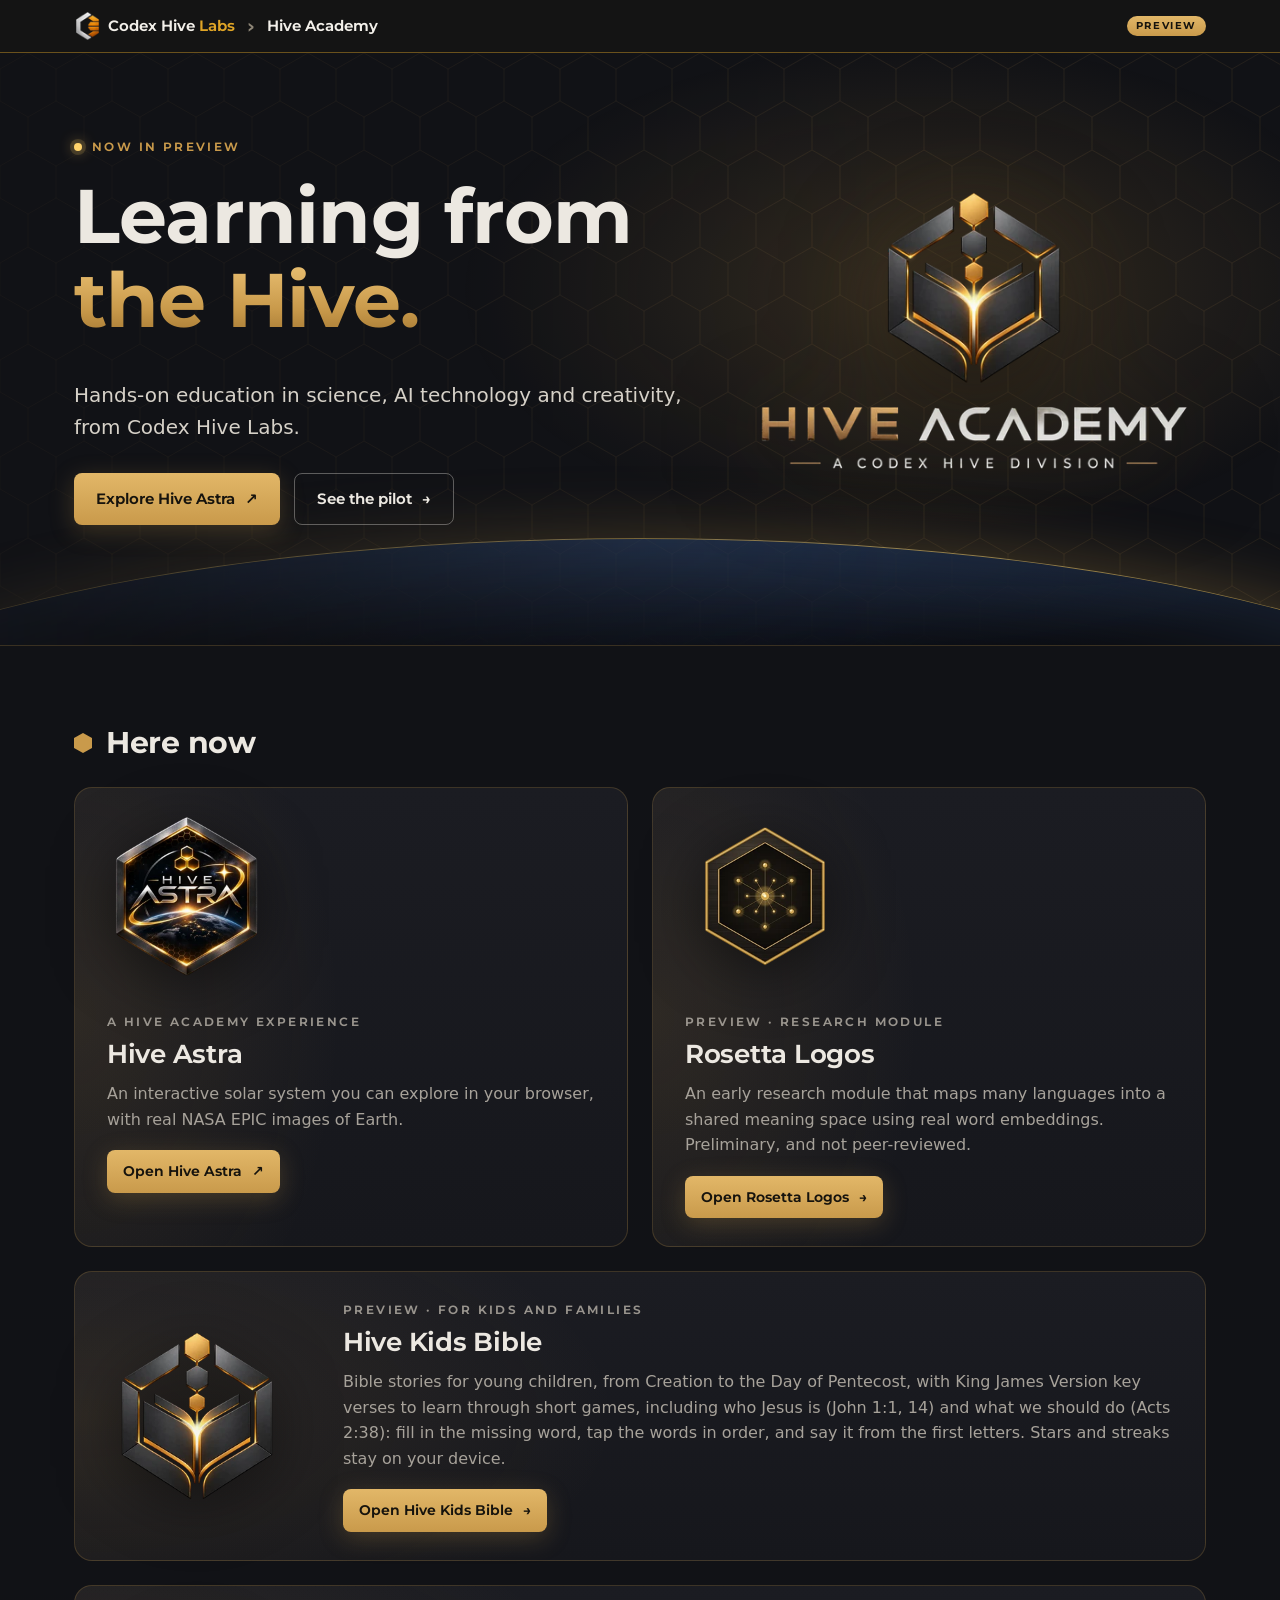
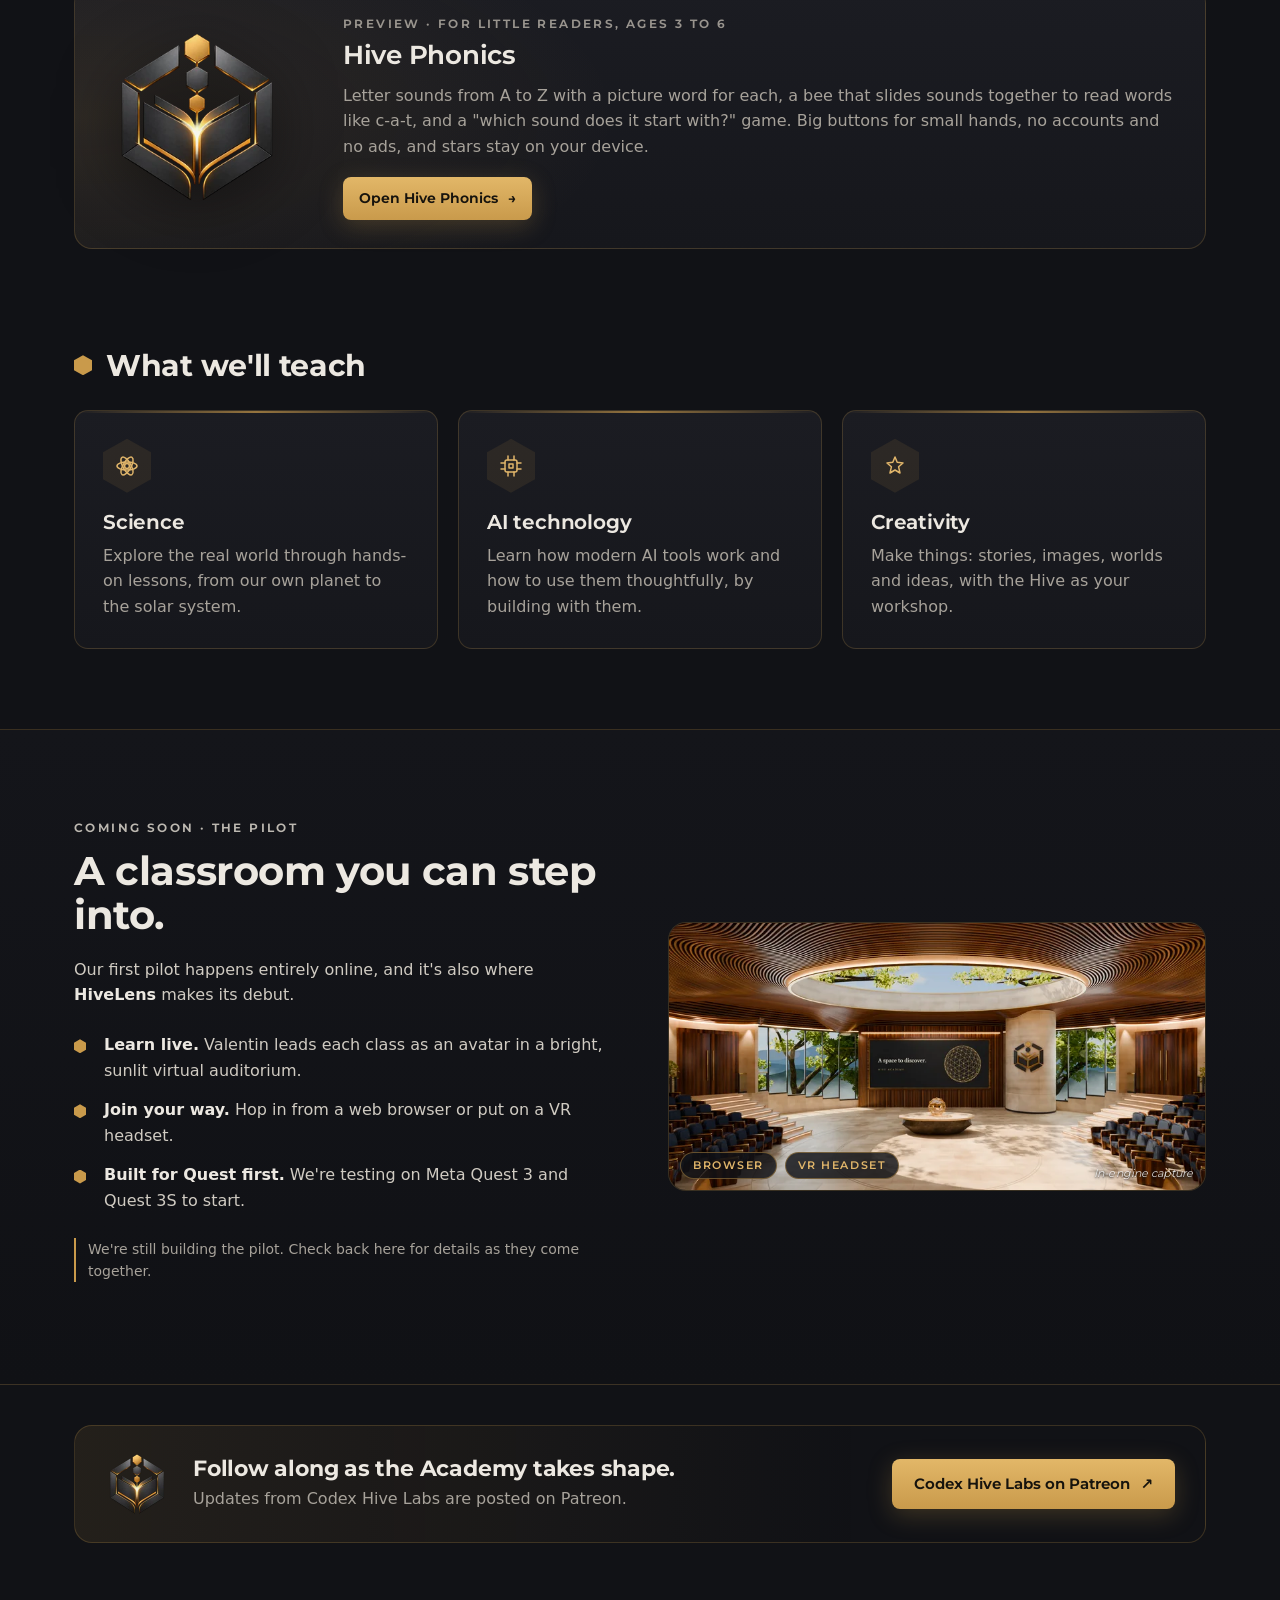
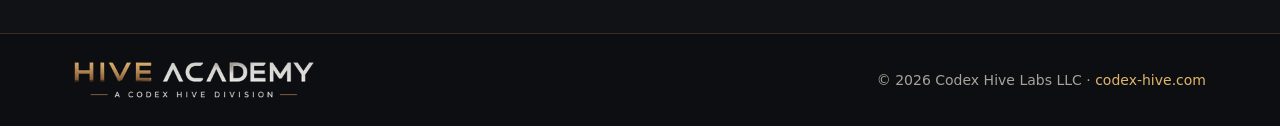
<file: index.html>
<!doctype html>
<html lang="en">
<head>
<meta charset="utf-8">
<meta name="viewport" content="width=device-width, initial-scale=1, viewport-fit=cover">
<meta name="robots" content="noindex, nofollow">
<meta name="googlebot" content="noindex, nofollow">
<title>Hive Academy · A Codex Hive Division</title>
<meta name="description" content="Hive Academy: learning from the Hive. Hands-on education in science, AI technology and creativity. Now in preview from Codex Hive Labs.">
<meta name="theme-color" content="#111216">
<link rel="icon" href="/favicon.ico" sizes="any">
<link rel="icon" type="image/png" sizes="32x32" href="/assets/brand/favicon-32.png">
<link rel="apple-touch-icon" href="/assets/brand/apple-touch-icon.png">
<meta property="og:type" content="website">
<meta property="og:title" content="Hive Academy · A Codex Hive Division">
<meta property="og:description" content="Learning from the Hive: hands-on education in science, AI technology and creativity. Now in preview.">
<meta property="og:image" content="https://academy.codex-hive.com/assets/brand/og-image.jpg">
<meta property="og:image:width" content="1200">
<meta property="og:image:height" content="630">
<meta name="twitter:card" content="summary_large_image">
<link rel="preload" href="/assets/fonts/montserrat-var.woff2" as="font" type="font/woff2" crossorigin>
<link rel="stylesheet" href="/styles.css">
<script async src="https://www.googletagmanager.com/gtag/js?id=G-DW4D6JPPB4"></script>
<script>window.dataLayer=window.dataLayer||[];function gtag(){dataLayer.push(arguments);}gtag('js',new Date());gtag('config','G-DW4D6JPPB4');</script>
</head>
<body>
<!-- chl-bc -->
<nav class="bc" aria-label="Breadcrumb">
  <div class="bc__in">
    <ol class="bc__list" id="bc">
      <li class="bc__item bc__item--home"><a href="https://codex-hive.com" aria-label="Codex Hive Labs, codex-hive.com"><picture><source type="image/webp" srcset="/chl-assets/codex-hive-mark-1x.webp 1x, /chl-assets/codex-hive-mark-2x.webp 2x, /chl-assets/codex-hive-mark-3x.webp 3x"><img src="/chl-assets/codex-hive-mark-1x.png" srcset="/chl-assets/codex-hive-mark-1x.png 1x, /chl-assets/codex-hive-mark-2x.png 2x, /chl-assets/codex-hive-mark-3x.png 3x" width="26" height="32" alt="" decoding="async"></picture><span class="bc__t">Codex Hive <span class="bc__labs">Labs</span></span></a></li>
      <li class="bc__item bc__item--academy"><a href="/" aria-label="Hive Academy" aria-current="page"><span class="bc__t">Hive Academy</span><span class="bc__dots" aria-hidden="true">…</span></a></li>
    </ol>
    <span class="bc__badge">Preview</span>
  </div>
</nav>
<!-- /chl-bc -->


<main>
  <section class="hero" aria-labelledby="hero-title">
    <div class="hero__bg" aria-hidden="true"></div>
    <div class="wrap hero__inner">
      <div class="hero__copy">
        <p class="eyebrow"><span class="dot" aria-hidden="true"></span>Now in preview</p>
        <h1 id="hero-title">Learning from <span class="gold">the Hive.</span></h1>
        <p class="lede">Hands-on education in science, AI technology and creativity, from Codex Hive Labs.</p>
        <div class="cta">
          <a class="btn btn--gold" href="https://astra.codex-hive.com" target="_blank" rel="noopener">Explore Hive Astra <span aria-hidden="true">↗</span></a>
          <a class="btn btn--ghost" href="#pilot">See the pilot <span aria-hidden="true">→</span></a>
        </div>
      </div>
      <div class="hero__mark">
        <picture>
          <source type="image/webp" srcset="/assets/brand/academy-lockup-dark-480.webp 480w, /assets/brand/academy-lockup-dark-960.webp 960w" sizes="(max-width: 700px) 78vw, 440px">
          <img src="/assets/brand/academy-lockup-dark-960.png" width="960" height="633" alt="Hive Academy, a Codex Hive division" fetchpriority="high">
        </picture>
      </div>
    </div>
  </section>

  <section class="experience wrap" aria-labelledby="exp-title">
    <h2 id="exp-title" class="section-title"><span class="hex" aria-hidden="true"></span>Here now</h2>
    <div class="experience-grid">
    <a class="astra" href="https://astra.codex-hive.com" target="_blank" rel="noopener">
      <img class="astra__emblem" src="/assets/img/hive-astra-emblem-240.webp" srcset="/assets/img/hive-astra-emblem-240.webp 1x, /assets/img/hive-astra-emblem-480.webp 2x" width="240" height="240" alt="Hive Astra emblem" loading="eager">
      <div class="astra__body">
        <p class="eyebrow eyebrow--muted">A Hive Academy experience</p>
        <h3>Hive Astra</h3>
        <p>An interactive solar system you can explore in your browser, with real NASA EPIC images of Earth.</p>
        <span class="btn btn--gold btn--sm">Open Hive Astra <span aria-hidden="true">↗</span></span>
      </div>
    </a>
    <a class="astra" href="/modules/rosetta-logos/">
      <img class="astra__emblem" src="/assets/img/rosetta-logos-emblem-240.webp" srcset="/assets/img/rosetta-logos-emblem-240.webp 1x, /assets/img/rosetta-logos-emblem-480.webp 2x" width="240" height="240" alt="Rosetta Logos emblem" loading="eager">
      <div class="astra__body">
        <p class="eyebrow eyebrow--muted">Preview · Research module</p>
        <h3>Rosetta Logos</h3>
        <p>An early research module that maps many languages into a shared meaning space using real word embeddings. Preliminary, and not peer-reviewed.</p>
        <span class="btn btn--gold btn--sm">Open Rosetta Logos <span aria-hidden="true">→</span></span>
      </div>
    </a>
    <a class="astra astra--wide" href="/modules/scripture-memory/">
      <img class="astra__emblem" src="/assets/brand/academy-icon-256.webp" srcset="/assets/brand/academy-icon-256.webp 1x, /assets/brand/academy-icon-512.webp 2x" width="256" height="256" alt="Hive Academy emblem" loading="eager">
      <div class="astra__body">
        <p class="eyebrow eyebrow--muted">Preview · For kids and families</p>
        <h3>Hive Kids Bible</h3>
        <p>Bible stories for young children, from Creation to the Day of Pentecost, with King James Version key verses to learn through short games, including who Jesus is (John 1:1, 14) and what we should do (Acts 2:38): fill in the missing word, tap the words in order, and say it from the first letters. Stars and streaks stay on your device.</p>
        <span class="btn btn--gold btn--sm">Open Hive Kids Bible <span aria-hidden="true">→</span></span>
      </div>
    </a>
    <a class="astra astra--wide" href="/modules/phonics/">
      <img class="astra__emblem" src="/assets/brand/academy-icon-256.webp" srcset="/assets/brand/academy-icon-256.webp 1x, /assets/brand/academy-icon-512.webp 2x" width="256" height="256" alt="Hive Academy emblem" loading="lazy">
      <div class="astra__body">
        <p class="eyebrow eyebrow--muted">Preview · For little readers, ages 3 to 6</p>
        <h3>Hive Phonics</h3>
        <p>Letter sounds from A to Z with a picture word for each, a bee that slides sounds together to read words like <span style="white-space:nowrap">c-a-t</span>, and a "which sound does it start with?" game. Big buttons for small hands, no accounts and no ads, and stars stay on your device.</p>
        <span class="btn btn--gold btn--sm">Open Hive Phonics <span aria-hidden="true">→</span></span>
      </div>
    </a>
    </div>
  </section>

  <section class="pillars wrap" aria-labelledby="pillars-title">
    <h2 id="pillars-title" class="section-title"><span class="hex" aria-hidden="true"></span>What we'll teach</h2>
    <div class="grid3">
      <article class="card">
        <div class="card__icon" aria-hidden="true"><svg viewBox="0 0 24 24"><circle cx="12" cy="12" r="2.4"/><ellipse cx="12" cy="12" rx="10" ry="4"/><ellipse cx="12" cy="12" rx="10" ry="4" transform="rotate(60 12 12)"/><ellipse cx="12" cy="12" rx="10" ry="4" transform="rotate(120 12 12)"/></svg></div>
        <h3>Science</h3>
        <p>Explore the real world through hands-on lessons, from our own planet to the solar system.</p>
      </article>
      <article class="card">
        <div class="card__icon" aria-hidden="true"><svg viewBox="0 0 24 24"><rect x="6" y="6" width="12" height="12" rx="2"/><path d="M9 2v4M15 2v4M9 18v4M15 18v4M2 9h4M2 15h4M18 9h4M18 15h4"/><path d="M10 10h4v4h-4z"/></svg></div>
        <h3>AI technology</h3>
        <p>Learn how modern AI tools work and how to use them thoughtfully, by building with them.</p>
      </article>
      <article class="card">
        <div class="card__icon" aria-hidden="true"><svg viewBox="0 0 24 24"><path d="M12 3l2.2 5.3L20 9l-4.4 3.8L17 19l-5-3-5 3 1.4-6.2L4 9l5.8-.7z"/></svg></div>
        <h3>Creativity</h3>
        <p>Make things: stories, images, worlds and ideas, with the Hive as your workshop.</p>
      </article>
    </div>
  </section>

  <section id="pilot" class="pilot" aria-labelledby="pilot-title">
    <div class="wrap pilot__inner">
      <div class="pilot__copy">
        <p class="eyebrow eyebrow--muted">Coming soon · The pilot</p>
        <h2 id="pilot-title">A classroom you can step into.</h2>
        <p>Our first pilot happens entirely online, and it's also where <strong>HiveLens</strong> makes its debut.</p>
        <ul class="ticks">
          <li><strong>Learn live.</strong> Valentin leads each class as an avatar in a bright, sunlit virtual auditorium.</li>
          <li><strong>Join your way.</strong> Hop in from a web browser or put on a VR headset.</li>
          <li><strong>Built for Quest first.</strong> We're testing on Meta Quest 3 and Quest 3S to start.</li>
        </ul>
        <p class="note">We're still building the pilot. Check back here for details as they come together.</p>
      </div>
      <div class="pilot__visual">
        <figure class="stage">
          <picture>
            <source type="image/webp" srcset="/assets/img/academy-hall-800.webp 800w, /assets/img/academy-hall-1200.webp 1200w, /assets/img/academy-hall-1600.webp 1600w" sizes="(max-width: 900px) calc(100vw - 48px), 538px">
            <img src="/assets/img/academy-hall-1600.jpg" width="1600" height="800" alt="The Hive Academy virtual auditorium: a ring of wood slats curves toward a circular skylight, a wide screen reads &quot;A space to discover. Hive Academy,&quot; and the Academy emblem stands on a stone pillar beside a gold icosahedron on a low round stage." loading="lazy" decoding="async">
          </picture>
          <figcaption class="stage__capture">In-engine capture</figcaption>
        </figure>
        <div class="stage__devices"><span>Browser</span><span>VR headset</span></div>
      </div>
    </div>
  </section>

  <section class="follow wrap" aria-labelledby="follow-title">
    <div class="follow__box">
      <img src="/assets/brand/academy-icon-128.webp" width="64" height="64" alt="" aria-hidden="true">
      <div>
        <h2 id="follow-title">Follow along as the Academy takes shape.</h2>
        <p>Updates from Codex Hive Labs are posted on Patreon.</p>
      </div>
      <a class="btn btn--gold" href="https://www.patreon.com/c/Codex_Hive_Labs" target="_blank" rel="noopener noreferrer">Codex Hive Labs on Patreon <span aria-hidden="true">↗</span></a>
    </div>
  </section>
</main>

<footer class="foot">
  <div class="wrap foot__inner">
    <div class="foot__brand">
      <img src="/assets/brand/academy-wordmark-dark-360.webp" width="240" height="35" alt="Hive Academy, a Codex Hive division" loading="eager">
    </div>
    <p>© 2026 Codex Hive Labs LLC · <a href="https://codex-hive.com">codex-hive.com</a></p>
  </div>
</footer>
</body>
</html>
</file>
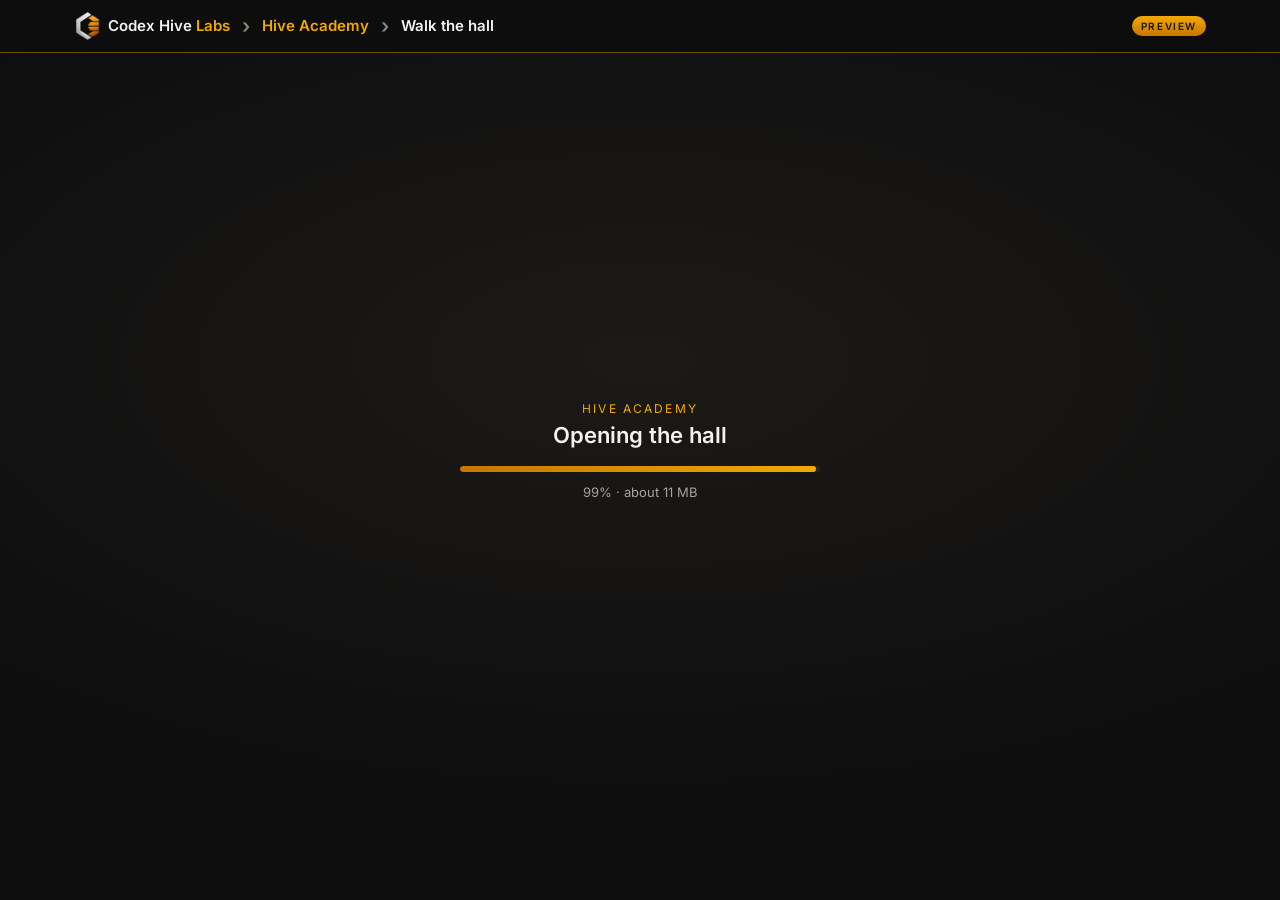
<file: walkthrough/index.html>
<!doctype html>
<html lang="en">
<head>
<meta charset="utf-8">
<meta name="viewport" content="width=device-width, initial-scale=1, viewport-fit=cover">
<meta name="robots" content="noindex, nofollow">
<meta name="googlebot" content="noindex, nofollow">
<meta name="referrer" content="no-referrer">
<title>Walk the hall · Hive Academy</title>
<meta name="description" content="Walk through the Hive Academy hall in your browser or a VR headset. Preview.">
<meta name="theme-color" content="#0e0e0f">
<link rel="icon" href="/favicon.ico" sizes="any">
<link rel="preload" href="vendor/fonts/inter-latin-600-normal.woff2" as="font" type="font/woff2" crossorigin>
<link rel="stylesheet" href="app.css?v=20261128b">
</head>
<body>
<!-- chl-bc -->
<nav class="bc" aria-label="Breadcrumb">
  <div class="bc__in">
    <ol class="bc__list">
      <li class="bc__item bc__item--home"><a href="https://codex-hive.com" aria-label="Codex Hive Labs, codex-hive.com"><picture><source type="image/webp" srcset="/chl-assets/codex-hive-mark-1x.webp 1x, /chl-assets/codex-hive-mark-2x.webp 2x, /chl-assets/codex-hive-mark-3x.webp 3x"><img src="/chl-assets/codex-hive-mark-1x.png" srcset="/chl-assets/codex-hive-mark-1x.png 1x, /chl-assets/codex-hive-mark-2x.png 2x, /chl-assets/codex-hive-mark-3x.png 3x" width="26" height="32" alt="" decoding="async"></picture><span class="bc__t">Codex Hive <span class="bc__labs">Labs</span></span></a></li>
      <li class="bc__item bc__item--academy"><a href="/" aria-label="Hive Academy"><span class="bc__t">Hive Academy</span></a></li>
      <li class="bc__item bc__item--module"><span class="cur" aria-current="page">Walk the hall</span></li>
    </ol>
    <span class="bc__badge">Preview</span>
  </div>
</nav>
<!-- /chl-bc -->

<main class="stage">
  <canvas id="scene" aria-label="Hive Academy hall, interactive 3D view"></canvas>

  <div id="loading" class="loading" role="progressbar" aria-label="Loading the hall" aria-valuemin="0" aria-valuemax="100" aria-valuenow="0">
    <div class="loading__card">
      <p class="loading__eyebrow">Hive Academy</p>
      <h1 class="loading__title">Opening the hall</h1>
      <div class="loading__track"><div id="load-bar" class="loading__bar"></div></div>
      <p class="loading__meta"><span id="load-pct">0%</span> <span id="load-msg">· about 11 MB</span></p>
    </div>
  </div>

  <div class="hud">
    <p class="hint hint--desk">Click to look around · <kbd>W</kbd><kbd>A</kbd><kbd>S</kbd><kbd>D</kbd> to walk · <kbd>Shift</kbd> to hurry · <kbd>Esc</kbd> to let go</p>
    <p class="hint hint--touch">Drag to look · use the stick to walk</p>
    <button id="vr" class="vr" type="button" hidden>Enter VR</button>
  </div>
  <div id="joy" class="joy" aria-hidden="true"><div id="joy-knob" class="joy__knob"></div></div>
  <p class="disclaimer"><em>In-engine preview</em></p>
</main>

<script>window.HA_VERSION='20261128b';window.HA_SIZES={"hall.glb": 8665380, "trees.glb": 1328648, "sky.hdr": 3413118, "interior.hdr": 1658588};</script>
<script type="module" src="app.js?v=20261128b"></script>
</body>
</html>
</file>
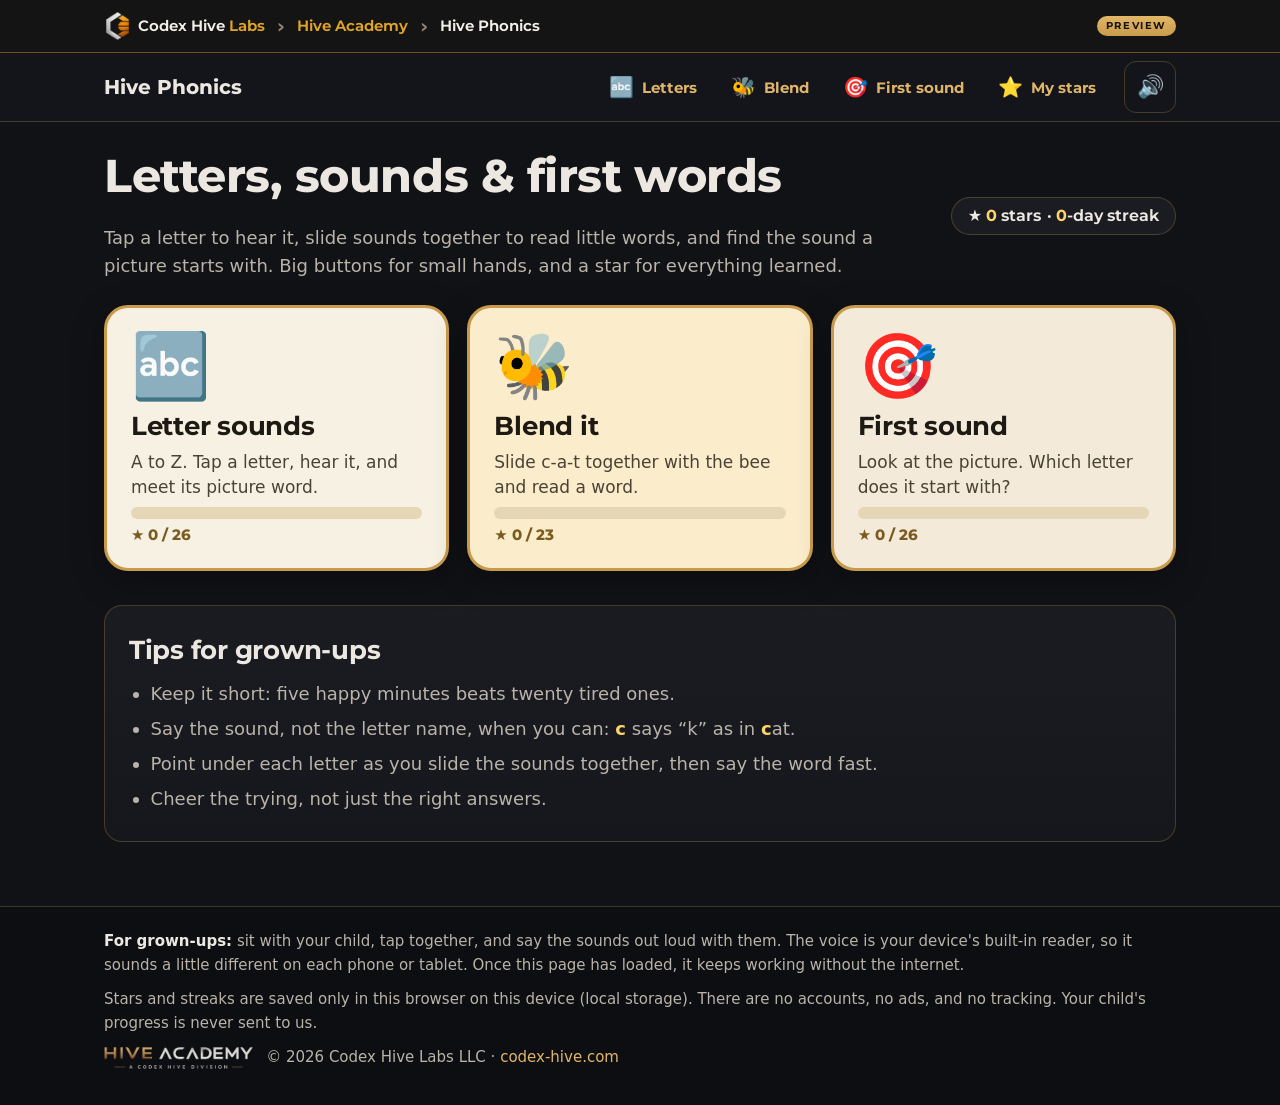
<file: modules/phonics/index.html>
<!doctype html>
<html lang="en">
<head>
<meta charset="utf-8">
<meta name="viewport" content="width=device-width, initial-scale=1, viewport-fit=cover">
<meta name="robots" content="noindex, nofollow">
<meta name="googlebot" content="noindex, nofollow">
<title>Hive Phonics · Hive Academy</title>
<meta name="description" content="Hive Phonics, a Hive Academy preview: letter sounds, blending and a first-sound game for little readers ages 3 to 6, with big buttons for small hands.">
<meta name="theme-color" content="#111216">
<link rel="icon" href="/favicon.ico" sizes="any">
<link rel="icon" type="image/png" sizes="32x32" href="/assets/brand/favicon-32.png">
<link rel="apple-touch-icon" href="/assets/brand/apple-touch-icon.png">
<link rel="preload" href="/assets/fonts/montserrat-var.woff2" as="font" type="font/woff2" crossorigin>
<link rel="stylesheet" href="app.css">
</head>
<body>
<a class="skip" href="#app">Skip to the games</a>
<!-- Breadcrumb header (same pattern as Hive Kids Bible). The first crumb (official logo) links back to codex-hive.com. -->
<nav class="bc" aria-label="Breadcrumb">
  <div class="bc__in">
    <ol class="bc__list" id="bc">
      <li class="bc__item bc__item--home"><a href="https://codex-hive.com" aria-label="Codex Hive Labs, codex-hive.com"><picture><source type="image/webp" srcset="/chl-assets/codex-hive-mark-1x.webp 1x, /chl-assets/codex-hive-mark-2x.webp 2x, /chl-assets/codex-hive-mark-3x.webp 3x"><img src="/chl-assets/codex-hive-mark-1x.png" srcset="/chl-assets/codex-hive-mark-1x.png 1x, /chl-assets/codex-hive-mark-2x.png 2x, /chl-assets/codex-hive-mark-3x.png 3x" width="26" height="32" alt="" decoding="async"></picture><span class="bc__t">Codex Hive <span class="bc__labs">Labs</span></span></a></li>
      <li class="bc__item bc__item--academy"><a href="/" aria-label="Hive Academy"><span class="bc__t">Hive Academy</span><span class="bc__dots" aria-hidden="true">…</span></a></li>
      <li class="bc__item bc__item--module"><a href="#/" aria-current="page">Hive Phonics</a></li>
    </ol>
    <span class="badge bc__badge">Preview</span>
  </div>
</nav>

<header class="top">
  <div class="wrap top__in">
    <a class="top__home" href="#/" aria-label="Hive Phonics: home"><span class="top__name">Hive Phonics</span></a>
    <nav class="tabs" aria-label="Hive Phonics">
      <a href="#/letters" data-tab="letters" aria-label="Letters"><span class="em" aria-hidden="true">🔤</span><span class="lbl">Letters</span></a>
      <a href="#/blend" data-tab="blend" aria-label="Blend"><span class="em" aria-hidden="true">🐝</span><span class="lbl">Blend</span></a>
      <a href="#/game" data-tab="game" aria-label="First sound game"><span class="em" aria-hidden="true">🎯</span><span class="lbl">First sound</span></a>
      <a href="#/stars" data-tab="stars" aria-label="My stars"><span class="em" aria-hidden="true">⭐</span><span class="lbl">My stars</span></a>
    </nav>
    <button type="button" class="snd" id="snd" aria-pressed="true" aria-label="Sound on"><span aria-hidden="true">🔊</span></button>
  </div>
</header>

<main id="app" class="wrap" tabindex="-1">
  <noscript><p class="note">Hive Phonics needs JavaScript to run the letter cards and games.</p></noscript>
  <p class="loading">Loading…</p>
</main>
<div id="say" class="sr-only" aria-live="polite"></div>

<footer class="foot">
  <div class="wrap foot__in">
    <p><strong>For grown-ups:</strong> sit with your child, tap together, and say the sounds out loud with them. The voice is your device's built-in reader, so it sounds a little different on each phone or tablet. Once this page has loaded, it keeps working without the internet.</p>
    <p>Stars and streaks are saved only in this browser on this device (local storage). There are no accounts, no ads, and no tracking. Your child's progress is never sent to us.</p>
    <p><img src="/assets/brand/academy-wordmark-dark-360.webp" width="180" height="26" alt="Hive Academy"> © 2026 Codex Hive Labs LLC · <a href="https://codex-hive.com">codex-hive.com</a></p>
  </div>
</footer>
<script src="app.js" defer></script>
</body>
</html>
</file>
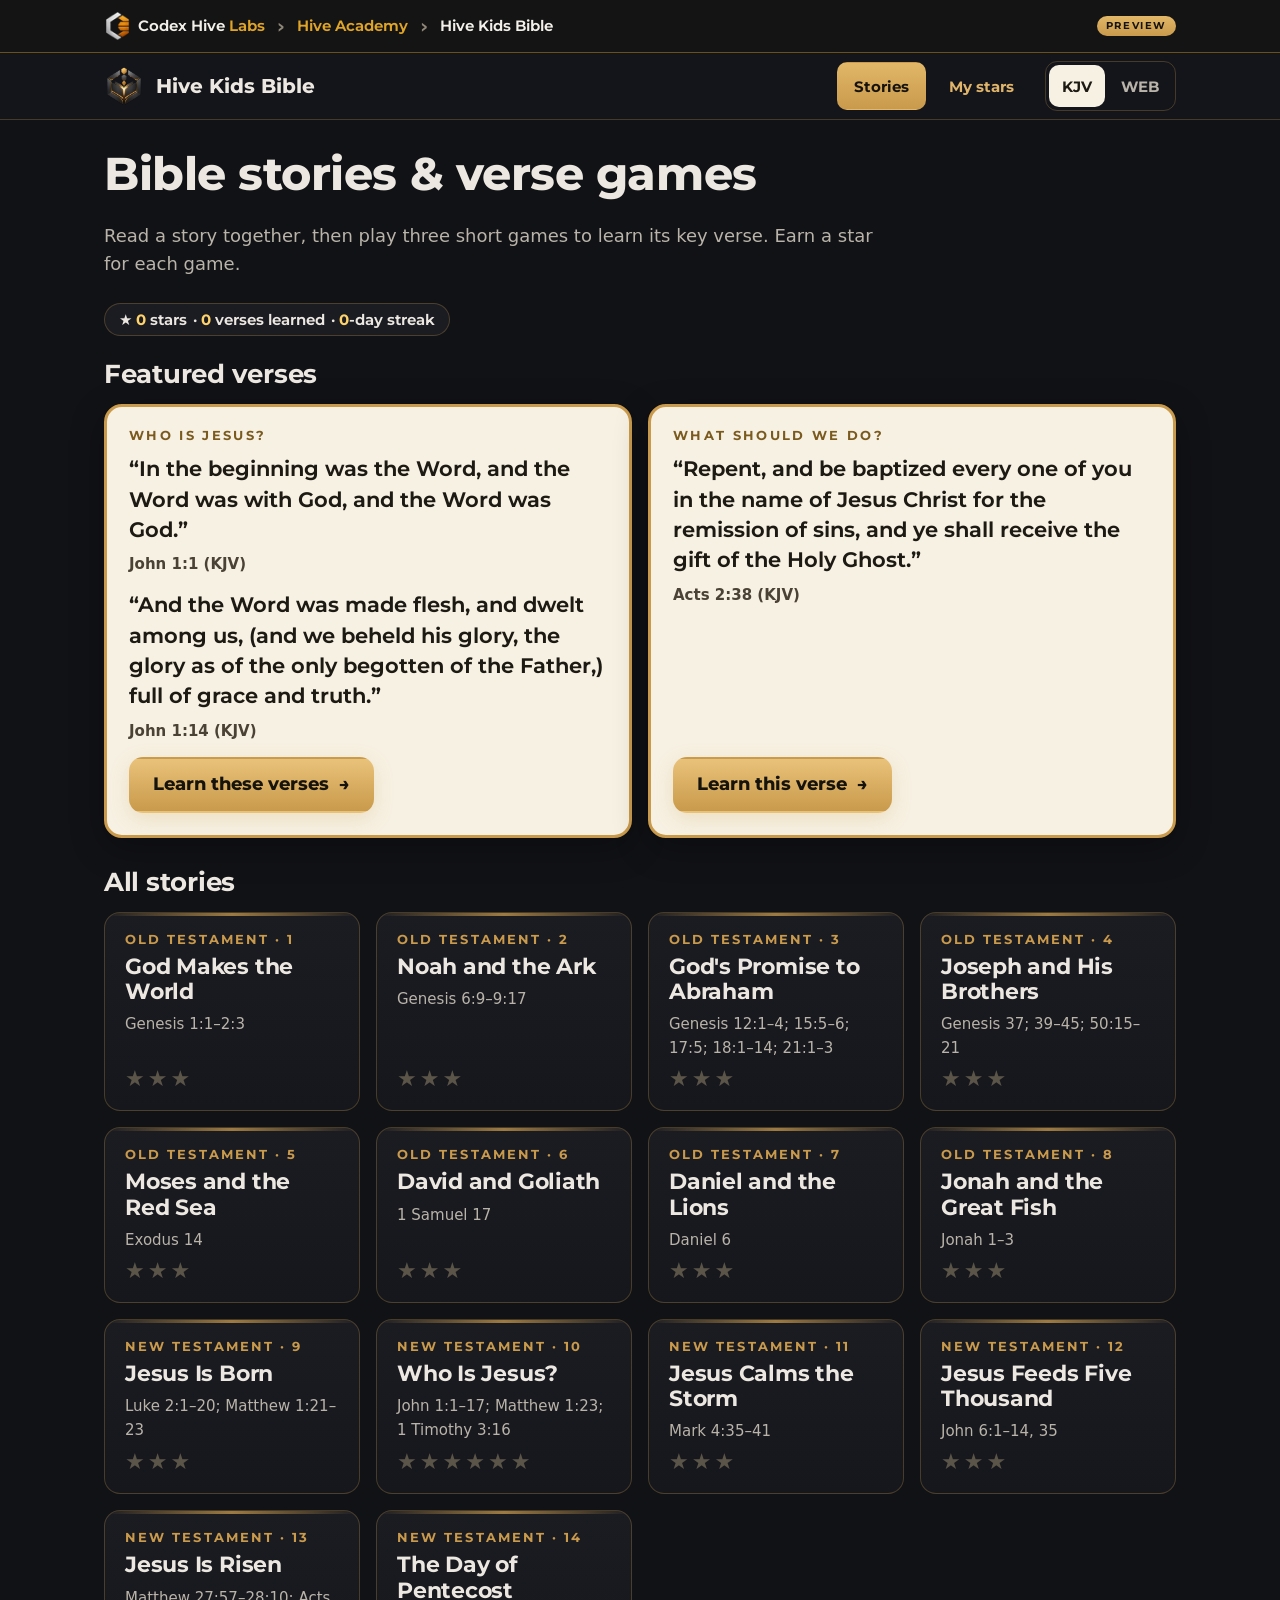
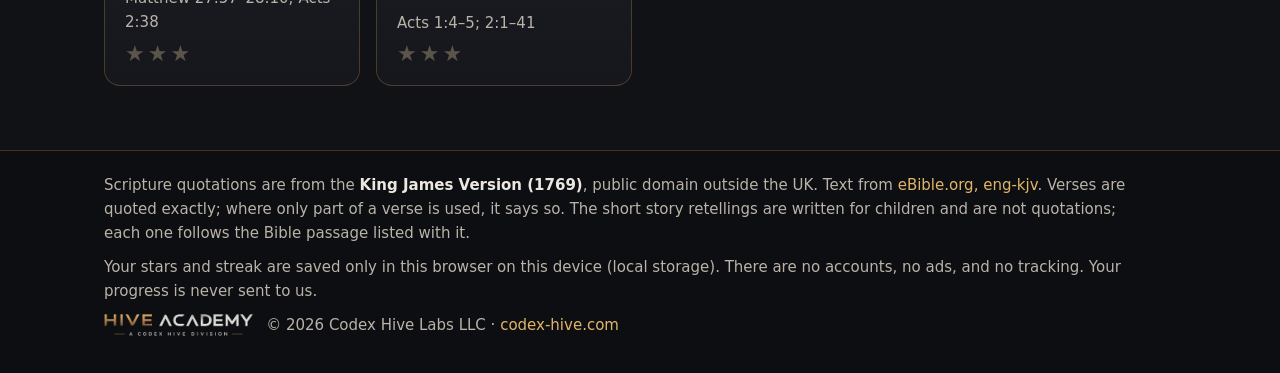
<file: modules/scripture-memory/index.html>
<!doctype html>
<html lang="en">
<head>
<meta charset="utf-8">
<meta name="viewport" content="width=device-width, initial-scale=1, viewport-fit=cover">
<meta name="robots" content="noindex, nofollow">
<meta name="googlebot" content="noindex, nofollow">
<title>Hive Kids Bible · Hive Academy</title>
<meta name="description" content="Hive Kids Bible, a Hive Academy preview: Bible story cards and verse games for young children and the grown-ups reading with them.">
<meta name="theme-color" content="#111216">
<link rel="icon" href="/favicon.ico" sizes="any">
<link rel="icon" type="image/png" sizes="32x32" href="/assets/brand/favicon-32.png">
<link rel="apple-touch-icon" href="/assets/brand/apple-touch-icon.png">
<link rel="preload" href="/assets/fonts/montserrat-var.woff2" as="font" type="font/woff2" crossorigin>
<link rel="preload" href="data/stories.json" as="fetch" crossorigin>
<link rel="stylesheet" href="app.css">
</head>
<body>
<a class="skip" href="#app">Skip to the stories</a>
<!-- Breadcrumb header: replaces the shared Codex Hive Labs nav and the Academy banner on this module. The first crumb (official logo) links back to codex-hive.com. -->
<nav class="bc" aria-label="Breadcrumb">
  <div class="bc__in">
    <ol class="bc__list" id="bc">
      <li class="bc__item bc__item--home"><a href="https://codex-hive.com" aria-label="Codex Hive Labs, codex-hive.com"><picture><source type="image/webp" srcset="/chl-assets/codex-hive-mark-1x.webp 1x, /chl-assets/codex-hive-mark-2x.webp 2x, /chl-assets/codex-hive-mark-3x.webp 3x"><img src="/chl-assets/codex-hive-mark-1x.png" srcset="/chl-assets/codex-hive-mark-1x.png 1x, /chl-assets/codex-hive-mark-2x.png 2x, /chl-assets/codex-hive-mark-3x.png 3x" width="26" height="32" alt="" decoding="async"></picture><span class="bc__t">Codex Hive <span class="bc__labs">Labs</span></span></a></li>
      <li class="bc__item bc__item--academy"><a href="/" aria-label="Hive Academy"><span class="bc__t">Hive Academy</span><span class="bc__dots" aria-hidden="true">…</span></a></li>
      <li class="bc__item bc__item--module"><a href="#/" aria-current="page">Hive Kids Bible</a></li>
    </ol>
    <span class="badge bc__badge">Preview</span>
  </div>
</nav>

<header class="top">
  <div class="wrap top__in">
    <a class="top__home" href="#/" aria-label="Hive Kids Bible: all stories">
      <img src="/assets/brand/academy-icon-128.webp" srcset="/assets/brand/academy-icon-128.webp 1x, /assets/brand/academy-icon-256.webp 2x" width="40" height="40" alt="">
      <span class="top__name">Hive Kids Bible</span>
    </a>
    <nav class="tabs" aria-label="Hive Kids Bible">
      <a href="#/" data-tab="stories">Stories</a>
      <a href="#/progress" data-tab="progress">My stars</a>
    </nav>
    <div class="tr" role="group" aria-label="Bible translation">
      <button type="button" data-tr="KJV" aria-pressed="true" title="King James Version">KJV</button>
      <button type="button" data-tr="WEB" aria-pressed="false" title="World English Bible">WEB</button>
    </div>
  </div>
</header>

<main id="app" class="wrap" tabindex="-1" aria-live="polite">
  <noscript><p class="note">Hive Kids Bible needs JavaScript to run the story cards and verse games.</p></noscript>
  <p class="loading">Loading stories…</p>
</main>
<div id="say" class="sr-only" aria-live="assertive"></div>

<footer class="foot">
  <div class="wrap foot__in">
    <p id="trnote">Scripture quotations are from the <strong>King James Version (1769)</strong>, public domain outside the UK.</p>
    <p>Your stars and streak are saved only in this browser on this device (local storage). There are no accounts, no ads, and no tracking. Your progress is never sent to us.</p>
    <p><img src="/assets/brand/academy-wordmark-dark-360.webp" width="180" height="26" alt="Hive Academy"> © 2026 Codex Hive Labs LLC · <a href="https://codex-hive.com">codex-hive.com</a></p>
  </div>
</footer>
<script src="app.js" defer></script>
</body>
</html>
</file>
<file: styles.css>
@font-face{font-family:"Montserrat";src:url(/assets/fonts/montserrat-var.woff2) format("woff2");font-weight:100 900;font-display:swap}
:root{
  --bg:#111216;--bg2:#16171c;--panel:#1b1c22;--line:rgba(201,154,75,.22);
  --gold:#c99a4b;--gold2:#e0b56a;--goldhi:#ffd36b;--text:#ece8e1;--muted:#a7a29a;
  --head:"Montserrat",system-ui,-apple-system,"Segoe UI",Roboto,Arial,sans-serif;
  --body:system-ui,-apple-system,"Segoe UI",Roboto,Helvetica,Arial,sans-serif;
}
*{box-sizing:border-box}
html{scroll-behavior:smooth;-webkit-text-size-adjust:100%}
body{margin:0;background:var(--bg);color:var(--text);font:16px/1.6 var(--body);-webkit-font-smoothing:antialiased}
img{max-width:100%;height:auto;display:block}
a{color:var(--gold2)}
.wrap{max-width:1180px;margin:0 auto;padding:0 24px}
.gold{color:var(--gold);background:linear-gradient(180deg,#f0c77a,#c99a4b 60%,#9b6f2c);-webkit-background-clip:text;background-clip:text;-webkit-text-fill-color:transparent}
h1,h2,h3{font-family:var(--head);line-height:1.1;margin:0 0 .5em;letter-spacing:-.01em}
h1{font-size:clamp(40px,6.2vw,76px);font-weight:700}
h2{font-size:clamp(26px,3.4vw,40px);font-weight:700}
h3{font-size:20px;font-weight:650}
.eyebrow{font-family:var(--head);font-size:12px;font-weight:650;letter-spacing:.2em;text-transform:uppercase;color:var(--gold);margin:0 0 18px;display:flex;align-items:center;gap:10px}
.eyebrow--muted{color:var(--gold);opacity:.9;margin-bottom:12px}
.dot{width:8px;height:8px;border-radius:50%;background:var(--goldhi);box-shadow:0 0 0 4px rgba(255,211,107,.15),0 0 14px var(--gold);animation:pulse 2.4s ease-in-out infinite}
@keyframes pulse{50%{box-shadow:0 0 0 7px rgba(255,211,107,.05),0 0 20px var(--gold)}}
.btn{display:inline-flex;align-items:center;gap:10px;font-family:var(--head);font-weight:650;font-size:15px;text-decoration:none;padding:13px 22px;border-radius:8px;transition:.2s}
.btn--gold{background:linear-gradient(180deg,#e2b768,#c99a4b);color:#16130d;box-shadow:0 6px 24px rgba(201,154,75,.25)}
.btn--gold:hover{filter:brightness(1.08);transform:translateY(-1px)}
.btn--ghost{border:1px solid rgba(236,232,225,.35);color:var(--text)}
.btn--ghost:hover{border-color:var(--gold);color:var(--goldhi)}
.btn--sm{padding:10px 16px;font-size:14px}
:focus-visible{outline:2px solid var(--goldhi);outline-offset:3px}


/* preview banner */
.preview-banner{
  border-bottom:1px solid var(--line);
  background:linear-gradient(90deg,rgba(201,154,75,.16),rgba(201,154,75,.05) 60%,transparent);
}
.preview-banner__inner{display:flex;align-items:center;gap:14px;padding-top:12px;padding-bottom:12px}
.preview-banner__badge{
  font-family:var(--head);font-size:11px;font-weight:700;letter-spacing:.16em;text-transform:uppercase;
  background:linear-gradient(180deg,#e2b768,#c99a4b);color:#16130d;
  padding:4px 10px;border-radius:999px;flex:none
}
.preview-banner p{margin:0;color:#d6d1c8;font-size:15px}

/* hero */
.hero{position:relative;overflow:hidden;border-bottom:1px solid var(--line)}
.hero__bg{position:absolute;inset:0;pointer-events:none;
  background:
   radial-gradient(60% 70% at 72% 40%,rgba(201,154,75,.20),transparent 60%),
   radial-gradient(120% 60% at 50% 125%,rgba(58,90,140,.35),transparent 60%),
   url("data:image/svg+xml,%3Csvg xmlns='http://www.w3.org/2000/svg' width='56' height='97' viewBox='0 0 56 97'%3E%3Cpath d='M28 0l28 16v32L28 64 0 48V16zM28 64v33M0 48l-28 16M56 48l28 16' fill='none' stroke='%23c99a4b' stroke-opacity='.10'/%3E%3C/svg%3E");
  background-size:auto,auto,56px 97px;
  -webkit-mask-image:linear-gradient(90deg,rgba(0,0,0,.35),#000 70%);mask-image:linear-gradient(90deg,rgba(0,0,0,.35),#000 70%)}
.hero__bg::after{content:"";position:absolute;left:-20%;right:-20%;bottom:-62%;height:80%;border-radius:50%;
  border-top:1px solid rgba(255,211,107,.55);box-shadow:0 -10px 60px rgba(201,154,75,.25),inset 0 30px 80px rgba(58,90,140,.25);
  background:radial-gradient(60% 40% at 50% 0%,rgba(40,60,95,.55),#0b0c10 70%)}
.hero__inner{position:relative;display:grid;grid-template-columns:1.15fr .85fr;gap:40px;align-items:center;padding-top:84px;padding-bottom:120px}
.lede{font-size:clamp(17px,1.6vw,20px);color:#d6d1c8;max-width:34em;margin:0 0 30px}
.cta{display:flex;flex-wrap:wrap;gap:14px}
.hero__mark{justify-self:center;width:min(440px,100%);filter:drop-shadow(0 20px 50px rgba(0,0,0,.6)) drop-shadow(0 0 40px rgba(201,154,75,.18))}

/* sections */
section{scroll-margin-top:64px}
.section-title{display:flex;align-items:center;gap:14px;font-size:clamp(22px,2.6vw,30px);margin-bottom:28px}
.hex{width:18px;height:20px;flex:none;background:var(--gold);clip-path:polygon(50% 0,100% 25%,100% 75%,50% 100%,0 75%,0 25%)}
.pillars{padding-top:80px;padding-bottom:80px}
.grid3{display:grid;grid-template-columns:repeat(3,1fr);gap:20px}
.card{background:linear-gradient(180deg,var(--panel),var(--bg2));border:1px solid var(--line);border-radius:14px;padding:28px;position:relative;overflow:hidden}
.card::before{content:"";position:absolute;inset:0 0 auto;height:2px;background:linear-gradient(90deg,transparent,var(--gold),transparent);opacity:.7}
.card p{color:var(--muted);margin:0}
.card__icon{width:48px;height:54px;display:grid;place-items:center;margin-bottom:18px;background:rgba(201,154,75,.10);clip-path:polygon(50% 0,100% 25%,100% 75%,50% 100%,0 75%,0 25%)}
.card__icon svg{width:24px;height:24px;fill:none;stroke:var(--gold2);stroke-width:1.5;stroke-linejoin:round;stroke-linecap:round}

.pilot{background:linear-gradient(180deg,#14151a,#101115);border-top:1px solid var(--line);border-bottom:1px solid var(--line)}
.pilot__inner{display:grid;grid-template-columns:1fr 1fr;gap:56px;align-items:center;padding-top:88px;padding-bottom:88px}
.pilot__copy p{color:#d0cbc2}
.ticks{list-style:none;padding:0;margin:24px 0}
.ticks li{position:relative;padding-left:30px;margin:0 0 14px;color:#d0cbc2}
.ticks li::before{content:"";position:absolute;left:0;top:.45em;width:12px;height:14px;background:var(--gold);clip-path:polygon(50% 0,100% 25%,100% 75%,50% 100%,0 75%,0 25%)}
.ticks strong,.pilot__copy strong{color:var(--text)}
.note{font-size:14px;color:var(--muted)!important;border-left:2px solid var(--gold);padding-left:12px}
.pilot__visual{position:relative;min-width:0}
.stage{position:relative;margin:0;aspect-ratio:2/1;border-radius:18px;overflow:hidden;border:1px solid var(--line);background:#111216}
.stage picture{display:block;width:100%;height:100%}
.stage img{width:100%;height:100%;max-width:none;object-fit:cover;object-position:center}
.stage__capture{
  position:absolute;right:12px;bottom:10px;margin:0;z-index:1;
  font-family:Inter,var(--head),system-ui,-apple-system,sans-serif;
  font-size:11px;font-weight:400;font-style:italic;letter-spacing:.01em;line-height:1.2;
  text-transform:none;color:rgba(255,255,255,.82);
  background:none;border:0;padding:0;
  text-shadow:0 1px 2px rgba(17,18,22,.85),0 0 10px rgba(17,18,22,.55);
  pointer-events:none;white-space:nowrap
}
.stage__devices{position:absolute;left:12px;bottom:12px;display:flex;flex-wrap:wrap;gap:8px;z-index:1;margin:0}
.stage__devices span{font:600 11px/1 var(--head);letter-spacing:.14em;text-transform:uppercase;color:var(--gold2);border:1px solid rgba(201,154,75,.45);border-radius:999px;padding:7px 12px;background:rgba(17,18,22,.82)}

.experience{padding-top:80px;padding-bottom:40px}
.astra{display:grid;grid-template-columns:200px 1fr;gap:36px;align-items:center;text-decoration:none;color:inherit;
  border:1px solid var(--line);border-radius:18px;padding:28px 32px;background:
  radial-gradient(80% 140% at 0% 50%,rgba(201,154,75,.12),transparent 60%),linear-gradient(180deg,var(--panel),var(--bg2));transition:.25s}
.astra:hover{border-color:rgba(201,154,75,.6);transform:translateY(-2px);box-shadow:0 18px 50px rgba(0,0,0,.4)}
.astra__emblem{width:200px;filter:drop-shadow(0 10px 30px rgba(0,0,0,.5))}
.astra h3{font-size:30px}
.astra p{color:var(--muted);margin:0 0 18px}
.astra .eyebrow{margin-bottom:8px}

.follow{padding-top:40px;padding-bottom:90px}
.follow__box{display:flex;align-items:center;gap:24px;border:1px solid var(--line);border-radius:18px;padding:26px 30px;background:linear-gradient(90deg,rgba(201,154,75,.10),transparent 70%)}
.follow__box img{width:64px;flex:none}
.follow__box h2{font-size:22px;margin:0 0 4px}
.follow__box p{margin:0;color:var(--muted)}
.follow__box .btn{margin-left:auto;flex:none}

.foot{border-top:1px solid var(--line);background:#0d0e11}
.foot__inner{display:flex;align-items:center;justify-content:space-between;gap:20px;padding-top:28px;padding-bottom:calc(28px + env(safe-area-inset-bottom,0px))}
.foot__brand img{width:240px}
.foot p{margin:0;color:var(--muted);font-size:14px}
.foot a{color:var(--gold2);text-decoration:none}

/* two featured experiences side by side */
.experience-grid{display:grid;grid-template-columns:1fr 1fr;gap:24px;align-items:stretch}
.experience-grid .astra{height:100%;grid-template-columns:1fr;justify-items:start;align-content:start}
.experience-grid .astra__emblem{width:160px}
.experience-grid .astra h3{font-size:26px}
.experience-grid .astra--wide{grid-column:1/-1;grid-template-columns:200px 1fr;align-items:center}
.experience-grid .astra--wide .astra__emblem{width:180px}
@media (max-width:900px){.experience-grid .astra--wide{grid-template-columns:1fr}.experience-grid .astra--wide .astra__emblem{width:150px}}

/* modules */
.modules{padding-top:40px;padding-bottom:40px}
.experience{padding-bottom:20px}
.module h3{font-size:26px}
.module__mark{width:200px;display:grid;place-items:center}
.module__mark svg{width:150px;height:150px;fill:none;stroke:var(--gold2);stroke-width:1.6;stroke-linecap:round;filter:drop-shadow(0 0 18px rgba(201,154,75,.25))}
.module__mark circle{fill:var(--gold);stroke:none}
.module__mark path:first-child{stroke:rgba(201,154,75,.55);fill:rgba(201,154,75,.06)}
@media (max-width:900px){.module__mark{width:auto;justify-items:start}.module__mark svg{width:110px;height:110px}}

@media (max-width:900px){
  .experience-grid{grid-template-columns:1fr}
  .preview-banner__inner{align-items:flex-start}
  .hero__inner{grid-template-columns:1fr;padding-top:48px;padding-bottom:100px;text-align:left}
  .hero__mark{order:-1;width:min(330px,78vw);justify-self:center}
  .grid3{grid-template-columns:1fr}
  .pilot__inner{grid-template-columns:1fr;gap:36px;padding-top:64px;padding-bottom:64px}
  .astra{grid-template-columns:1fr;justify-items:start;padding:24px}
  .astra__emblem{width:150px}
  .follow__box{flex-direction:column;align-items:flex-start}
  .follow__box .btn{margin-left:0}
  .foot__inner{flex-direction:column;align-items:flex-start}
}
@media (max-width:480px){
  .stage__devices{position:static;margin-top:12px;left:auto;bottom:auto}
  .stage__capture{right:10px;bottom:8px;font-size:10px}
  .preview-banner p{font-size:14px}
  .wrap{padding-left:18px;padding-right:18px}
  .pillars{padding-top:56px;padding-bottom:56px}
  .card{padding:22px}
  .btn{width:100%;justify-content:center}
  .astra .btn{width:auto}
  .foot__brand img{width:200px}
}
@media (prefers-reduced-motion:reduce){*{animation:none!important;transition:none!important;scroll-behavior:auto!important}}

/* Drive-style breadcrumb (replaces the stacked Labs nav) */
:root{--chl-nav-h:calc(52px + env(safe-area-inset-top,0px))}
.bc,.bc *{box-sizing:border-box}
.bc__badge{display:inline-block;font:700 10px/1 "Montserrat",system-ui,-apple-system,"Segoe UI",Roboto,Arial,sans-serif;letter-spacing:.16em;text-transform:uppercase;background:linear-gradient(180deg,#e2b768,#c99a4b);color:#16130d;padding:5px 9px;border-radius:999px;flex:none}
.bc{position:sticky;top:0;z-index:40;background:#141414;border-bottom:1px solid rgba(224,165,38,.42);padding-top:env(safe-area-inset-top,0px);color:#e9e6df;-webkit-text-size-adjust:100%;overflow:hidden}
.bc__in{max-width:1180px;margin:0 auto;padding:0 24px;height:52px;display:flex;align-items:center;gap:12px;min-width:0}
.bc__list{display:flex;align-items:center;min-width:0;flex:1;list-style:none;margin:0;padding:0;font:650 15px/1.2 "Montserrat",system-ui,-apple-system,"Segoe UI",Roboto,Arial,sans-serif;white-space:nowrap}
.bc__item{display:flex;align-items:center;min-width:0;flex:none}
.bc__item+.bc__item::before{content:"›";content:"›"/"";color:#8f8778;font-size:20px;line-height:1;margin:0 10px;flex:none}
.bc__item a,.bc__item span.cur{display:inline-flex;align-items:center;gap:9px;min-height:44px;color:#e0a526;text-decoration:none;border-radius:6px;padding:0 2px}
.bc__item a:hover{color:#ffd36b;text-decoration:underline;text-underline-offset:4px}
.bc__item [aria-current="page"],.bc__item span.cur{color:#f3f0ea}
.bc__item a[aria-current="page"]:hover{color:#fff}
.bc__item a:focus-visible{outline:2px solid #e0a526;outline-offset:2px}
.bc__item--home a{color:#f3f0ea}
.bc__item--home img{height:28px;width:auto;display:block;max-width:none}
.bc__labs{color:#e0a526}
.bc__dots{display:none}
.bc__item--module,.bc__item--extra{flex:0 1 auto}
.bc__item--module a,.bc__item--extra a,.bc__item--extra span.cur{display:block;min-width:0;overflow:hidden;text-overflow:ellipsis;white-space:nowrap;line-height:44px}
.bc__item--extra:last-child{flex-shrink:1;min-width:3em}
.bc__item--module{flex-shrink:3;min-width:2.5em}
@media (max-width:560px){
  .bc__in{padding:0 12px;gap:8px}
  .bc__list{font-size:14px}
  .bc__item+.bc__item::before{margin:0 6px}
  .bc__item--home .bc__t{display:none}
  .bc--deep .bc__item--academy .bc__t{display:none}
  .bc--deep .bc__item--academy .bc__dots{display:inline;padding:0 6px;font-size:18px}
  .bc--deep .bc__badge{display:none}
  .bc__badge{font-size:9px;padding:4px 7px;letter-spacing:.12em}
  .bc__item--module{flex-shrink:0}
  .bc__item--academy{flex:0 1 auto;min-width:2.2em}
  .bc__item--academy a{min-width:0;overflow:hidden}
  .bc__item--academy .bc__t{overflow:hidden;text-overflow:ellipsis;white-space:nowrap}
  .bc--deep .bc__item--module{flex-shrink:0}
  .bc--deeper .bc__item--module{display:none}
}
</file>
<file: walkthrough/app.css>
@font-face{font-family:"Inter";font-style:normal;font-weight:400;font-display:swap;src:url(vendor/fonts/inter-latin-400-normal.woff2) format("woff2")}
@font-face{font-family:"Inter";font-style:normal;font-weight:600;font-display:swap;src:url(vendor/fonts/inter-latin-600-normal.woff2) format("woff2")}
:root{--carbon:#0e0e0f;--carbon-2:#17171a;--honey:#F2A900;--amber:#C87600;--ink:#f4f2ee;--muted:#a7a29a;--bc-h:52px}
*{box-sizing:border-box}
html,body{margin:0;height:100%;background:var(--carbon);color:var(--ink);font-family:Inter,system-ui,-apple-system,"Segoe UI",Roboto,Arial,sans-serif;-webkit-font-smoothing:antialiased;overflow:hidden;overscroll-behavior:none}
/* breadcrumb (shared Codex Hive pattern, Inter here) */
.bc{position:fixed;top:0;left:0;right:0;z-index:40;background:rgba(14,14,15,.92);backdrop-filter:blur(8px);border-bottom:1px solid rgba(242,169,0,.42);padding-top:env(safe-area-inset-top,0px)}
.bc__in{max-width:1180px;margin:0 auto;padding:0 24px;height:var(--bc-h);display:flex;align-items:center;gap:12px;min-width:0}
.bc__list{display:flex;align-items:center;min-width:0;flex:1;list-style:none;margin:0;padding:0;font:600 15px/1.2 Inter,system-ui,sans-serif;white-space:nowrap}
.bc__item{display:flex;align-items:center;min-width:0;flex:none}
.bc__item+.bc__item::before{content:"›";color:#8f8778;font-size:20px;line-height:1;margin:0 10px;flex:none}
.bc__item a,.bc__item .cur{display:inline-flex;align-items:center;gap:9px;min-height:44px;color:var(--honey);text-decoration:none;border-radius:6px;padding:0 2px}
.bc__item a:hover{color:#ffd36b;text-decoration:underline;text-underline-offset:4px}
.bc__item a:focus-visible{outline:2px solid var(--honey);outline-offset:2px}
.bc__item .cur{color:var(--ink)}
.bc__item--home a{color:var(--ink)}
.bc__item--home img{height:28px;width:auto;display:block}
.bc__labs{color:var(--honey)}
.bc__item--module{flex:0 1 auto;min-width:0}
.bc__item--module .cur{display:block;overflow:hidden;text-overflow:ellipsis;line-height:44px}
.bc__badge{font:600 10px/1 Inter,system-ui,sans-serif;letter-spacing:.16em;text-transform:uppercase;background:linear-gradient(180deg,var(--honey),var(--amber));color:#16130d;padding:5px 9px;border-radius:999px;flex:none}
@media (max-width:560px){.bc__in{padding:0 12px;gap:8px}.bc__list{font-size:14px}.bc__item+.bc__item::before{margin:0 6px}.bc__item--home .bc__t{display:none}.bc__badge{display:none}}
/* stage */
.stage{position:fixed;inset:0}
#scene{position:absolute;inset:0;width:100%;height:100%;display:block;touch-action:none;outline:none;cursor:grab}
body.locked #scene{cursor:none}
/* loading */
.loading{position:absolute;inset:0;z-index:30;display:grid;place-items:center;background:radial-gradient(120% 80% at 50% 40%,#1b1a17 0%,var(--carbon) 60%);transition:opacity .6s ease}
body.ready .loading{opacity:0;pointer-events:none}
.loading__card{width:min(360px,84vw);text-align:center}
.loading__eyebrow{margin:0 0 6px;font-size:12px;letter-spacing:.18em;text-transform:uppercase;color:var(--honey)}
.loading__title{margin:0 0 18px;font-size:22px;font-weight:600}
.loading__track{height:6px;border-radius:99px;background:#26262a;overflow:hidden}
.loading__bar{height:100%;width:0;background:linear-gradient(90deg,var(--amber),var(--honey));border-radius:99px;transition:width .25s ease}
.loading__meta{margin:12px 0 0;font-size:13px;color:var(--muted)}
body.failed .loading__bar{background:#7a3b2a}
/* hud */
.hud{position:absolute;left:0;right:0;bottom:calc(18px + env(safe-area-inset-bottom,0px));z-index:20;display:flex;flex-direction:column;align-items:center;gap:12px;pointer-events:none}
.hint{margin:0;padding:9px 14px;border-radius:999px;background:rgba(14,14,15,.72);border:1px solid rgba(255,255,255,.08);font-size:13px;color:#ddd8cf;backdrop-filter:blur(6px)}
.hint kbd{display:inline-block;min-width:1.6em;padding:1px 5px;margin:0 1px;border-radius:5px;background:#242428;border:1px solid #3a3a40;font:600 11px/1.5 Inter,system-ui,sans-serif;color:var(--ink);text-align:center}
.hint--touch{display:none}
body.touch .hint--desk{display:none}
body.touch .hint--touch{display:block}
body.locked .hint{opacity:.35}
.vr{pointer-events:auto;font:600 15px/1 Inter,system-ui,sans-serif;color:#16130d;background:linear-gradient(180deg,var(--honey),var(--amber));border:0;border-radius:999px;padding:13px 22px;min-height:44px;cursor:pointer;box-shadow:0 6px 22px rgba(242,169,0,.25)}
.vr:focus-visible{outline:2px solid #fff;outline-offset:3px}
.vr[hidden]{display:none}
/* joystick */
.joy{display:none;position:absolute;z-index:25;left:calc(22px + env(safe-area-inset-left,0px));bottom:calc(70px + env(safe-area-inset-bottom,0px));width:124px;height:124px;border-radius:50%;background:rgba(14,14,15,.45);border:1.5px solid rgba(242,169,0,.55);touch-action:none}
body.touch.ready .joy{display:block}
.joy__knob{position:absolute;left:50%;top:50%;width:52px;height:52px;margin:-26px 0 0 -26px;border-radius:50%;background:radial-gradient(circle at 40% 35%,#ffd36b,var(--honey) 55%,var(--amber));box-shadow:0 2px 10px rgba(0,0,0,.4)}
.disclaimer{position:absolute;right:calc(14px + env(safe-area-inset-right,0px));bottom:calc(10px + env(safe-area-inset-bottom,0px));z-index:20;margin:0;font-size:12px;color:rgba(244,242,238,.72);text-shadow:0 1px 3px rgba(0,0,0,.7);pointer-events:none}
@media (max-width:560px){.hud{bottom:calc(16px + env(safe-area-inset-bottom,0px))}.hint{font-size:12px}}
@media (prefers-reduced-motion:reduce){.loading,.loading__bar{transition:none}}
</file>
<file: modules/phonics/app.css>
@font-face{font-family:"Montserrat";src:url(/assets/fonts/montserrat-var.woff2) format("woff2");font-weight:100 900;font-display:swap}
:root{
  --bg:#111216;--bg2:#16171c;--panel:#1b1c22;--line:rgba(201,154,75,.28);
  --gold:#c99a4b;--gold2:#e0b56a;--goldhi:#ffd36b;--text:#ece8e1;--muted:#b9b3a9;
  --paper:#f7f1e3;--ink:#1d1a14;--ink2:#4a4235;--ok:#2f7d4f;--okbg:#e3f3e8;--no:#a23b2a;--nobg:#fbe6e1;
  --head:"Montserrat",system-ui,-apple-system,"Segoe UI",Roboto,Arial,sans-serif;
  --body:system-ui,-apple-system,"Segoe UI",Roboto,Helvetica,Arial,sans-serif;
}
*{box-sizing:border-box}
html{-webkit-text-size-adjust:100%}
body{margin:0;background:var(--bg);color:var(--text);font:18px/1.6 var(--body);-webkit-font-smoothing:antialiased}
img{max-width:100%;height:auto;display:block}
a{color:var(--gold2)}
:focus-visible{outline:3px solid var(--goldhi);outline-offset:3px}
[tabindex="-1"]:focus{outline:none}
.wrap{max-width:1120px;margin:0 auto;padding:0 24px}
.sr-only,.skip:not(:focus){position:absolute;width:1px;height:1px;padding:0;margin:-1px;overflow:hidden;clip:rect(0,0,0,0);white-space:nowrap;border:0}
.skip:focus{position:fixed;top:8px;left:8px;z-index:99;background:var(--goldhi);color:#16130d;padding:10px 14px;border-radius:8px;font-weight:700}
h1,h2,h3{font-family:var(--head);line-height:1.15;margin:0 0 .45em;letter-spacing:-.01em}
h1{font-size:clamp(30px,4.4vw,46px);font-weight:750}
h2{font-size:clamp(24px,3vw,32px);font-weight:700}
h3{font-size:21px;font-weight:700}

/* row 1: breadcrumb (Google Drive-style path) */
.badge{display:inline-block;font:700 10px/1 var(--head);letter-spacing:.16em;text-transform:uppercase;background:linear-gradient(180deg,#e2b768,#c99a4b);color:#16130d;padding:5px 9px;border-radius:999px;flex:none}
.bc{position:sticky;top:0;z-index:40;background:#141414;border-bottom:1px solid rgba(224,165,38,.42);padding-top:env(safe-area-inset-top,0px)}
.bc__in{max-width:1120px;margin:0 auto;padding:0 24px;height:52px;display:flex;align-items:center;gap:12px}
.bc__list{display:flex;align-items:center;min-width:0;flex:1;list-style:none;margin:0;padding:0;font:650 15px/1.2 var(--head);white-space:nowrap}
.bc__item{display:flex;align-items:center;min-width:0;flex:none}
.bc__item+.bc__item::before{content:"›";content:"›"/"";color:#8f8778;font-size:20px;line-height:1;margin:0 10px;flex:none}
.bc__item a,.bc__item span.cur{display:inline-flex;align-items:center;gap:9px;min-height:44px;color:#e0a526;text-decoration:none;border-radius:6px;padding:0 2px}
.bc__item a:hover{color:var(--goldhi);text-decoration:underline;text-underline-offset:4px}
.bc__item [aria-current="page"],.bc__item span.cur{color:#f3f0ea}
.bc__item a[aria-current="page"]:hover{color:#fff}
.bc__item--home a{color:#f3f0ea}
.bc__item--home img{height:28px;width:auto;display:block}
.bc__labs{color:#e0a526}
.bc__dots{display:none}
.bc__item--module,.bc__item--extra{flex:0 1 auto}
.bc__item--module a,.bc__item--extra a,.bc__item--extra span.cur{display:block;min-width:0;overflow:hidden;text-overflow:ellipsis;white-space:nowrap;line-height:44px}
.bc__item--extra:last-child{flex-shrink:1;min-width:3em}
.bc__item--module{flex-shrink:3;min-width:2.5em}


/* row 2: module bar */
.top{border-bottom:1px solid var(--line);background:#14151a;position:relative}
.top__in{display:flex;align-items:center;gap:14px;padding-top:8px;padding-bottom:8px}
.top__home{display:flex;align-items:center;min-height:48px;color:var(--text);text-decoration:none}
.top__name{display:block;font:750 20px/1.1 var(--head);white-space:nowrap}
.tabs{display:flex;gap:6px;margin-left:auto}
.tabs a{min-height:52px;display:inline-flex;align-items:center;gap:8px;padding:0 14px;border-radius:12px;font:700 15px/1 var(--head);text-decoration:none;color:var(--gold2)}
.tabs a .em{font-size:20px}
.tabs a:hover{background:rgba(224,165,38,.08)}
.tabs a[aria-current="page"]{color:#16130d;background:linear-gradient(180deg,#e2b768,#c99a4b)}
.snd{min-width:52px;min-height:52px;border-radius:12px;border:1px solid var(--line);background:transparent;font-size:22px;cursor:pointer;color:var(--text)}
.snd[aria-pressed="false"]{opacity:.7;border-style:dashed}

main#app{padding-top:28px;padding-bottom:64px;min-height:60vh;outline:none}
.loading,.muted{color:var(--muted)}
.intro{display:flex;gap:24px;align-items:center;justify-content:space-between;flex-wrap:wrap;margin-bottom:24px}
.intro p{margin:0;color:var(--muted);max-width:44em}
.pill{text-decoration:none;display:inline-flex;align-items:center;gap:8px;border:1px solid var(--line);border-radius:999px;padding:10px 16px;font:650 16px/1 var(--head);color:var(--text);background:var(--panel);flex-wrap:wrap;column-gap:6px;row-gap:2px}
.pill>span{white-space:nowrap}.pill b{color:var(--goldhi)}
.sec{font-size:clamp(20px,2.4vw,26px);margin:8px 0 14px}
.note{font-size:16px;color:var(--muted);border-left:3px solid var(--gold);padding:6px 12px;margin:20px 0;background:rgba(201,154,75,.06)}
mark{background:none;color:#b0700c;text-decoration:underline;text-decoration-thickness:4px;text-underline-offset:6px;text-decoration-color:var(--gold)}

/* home: three big activity cards */
.acts{list-style:none;padding:0;margin:0 0 34px;display:grid;grid-template-columns:repeat(3,1fr);gap:18px}
.act{display:flex;flex-direction:column;gap:8px;height:100%;padding:26px 24px;border-radius:24px;text-decoration:none;color:var(--ink);background:var(--paper);border:3px solid var(--gold);box-shadow:0 10px 34px rgba(0,0,0,.3);transition:transform .15s}
.act:hover{transform:translateY(-3px)}
.act.c2{background:#fbeccb}.act.c3{background:#f3ead9}
.act__em{font-size:64px;line-height:1}
.act h2{font-size:26px;margin:6px 0 0;color:var(--ink)}
.act p{margin:0;color:var(--ink2);font-size:17px;line-height:1.45}
.meter{margin-top:auto;display:block;height:12px;border-radius:99px;background:#e5d6b6;overflow:hidden}
.meter span{display:block;height:100%;background:linear-gradient(90deg,#e9c27a,#c58a12);border-radius:99px}
.act__n{font:750 15px/1 var(--head);color:#7a5a1e}
.tips{border:1px solid var(--line);border-radius:18px;padding:22px 24px;background:linear-gradient(180deg,var(--panel),var(--bg2))}
.tips ul{margin:0;padding-left:1.2em;color:var(--muted)}.tips li{margin:6px 0}.tips b{color:var(--goldhi)}

/* alphabet grid */
.abc{list-style:none;padding:0;margin:0 0 24px;display:grid;grid-template-columns:repeat(auto-fill,minmax(118px,1fr));gap:14px}
.abc__k{position:relative;display:flex;flex-direction:column;align-items:center;justify-content:center;gap:6px;min-height:128px;border-radius:22px;text-decoration:none;color:var(--ink);background:var(--paper);border:3px solid #d9c49a;box-shadow:0 5px 0 #b89a5e;transition:transform .1s}
.abc__k:hover{border-color:var(--gold)}
.abc__k:active{transform:translateY(4px);box-shadow:0 1px 0 #b89a5e}
.abc__k.got{border-color:var(--gold);background:#fff6df}
.abc__l{font:800 40px/1 var(--head);letter-spacing:.02em}
.abc__em{font-size:38px;line-height:1}
.abc__s{position:absolute;top:6px;right:9px;color:#c58a12;font-size:20px}
.abc--sm{grid-template-columns:repeat(auto-fill,minmax(96px,1fr))}
.abc--sm .abc__k{min-height:96px}.abc--sm .abc__l{font-size:30px}
.marks{display:flex;gap:6px;font-size:18px}.marks span{opacity:.22;filter:grayscale(1)}.marks .on{opacity:1;filter:none}

/* letter card */
.card{max-width:680px;margin:0 auto;text-align:center;background:var(--paper);color:var(--ink);border:3px solid var(--gold);border-radius:28px;padding:28px 24px 24px;box-shadow:0 12px 44px rgba(0,0,0,.35)}
.card__l{font:850 clamp(80px,14vw,120px)/1 var(--head);color:var(--ink);letter-spacing:.02em}
.card__l span{color:#9a6a17;margin-left:.08em}
.card__pic{display:block;margin:14px auto 6px;width:min(220px,60vw);aspect-ratio:1;border-radius:50%;border:4px solid #e2c88f;background:radial-gradient(circle at 50% 40%,#fff,#f6e6c2);font-size:min(120px,30vw);line-height:1;cursor:pointer;box-shadow:0 6px 0 #d7b878}
.card__pic:active{transform:translateY(3px);box-shadow:0 3px 0 #d7b878}
.card__w{font:800 clamp(40px,7vw,60px)/1.2 var(--head);margin:10px 0 4px;color:var(--ink);letter-spacing:.04em}
.card__say{font-size:20px;color:var(--ink2);margin:0}
.card .btns,.board .btns{justify-content:center}
.nav2{display:flex;justify-content:space-between;gap:10px;margin-top:18px;flex-wrap:wrap}
.nav2 .btn{flex:1;min-width:90px}

/* buttons */
.btns{display:flex;flex-wrap:wrap;gap:12px;margin-top:20px}
.btn{min-height:60px;display:inline-flex;align-items:center;justify-content:center;gap:10px;padding:0 24px;border-radius:16px;border:2px solid transparent;
  font:750 19px/1.1 var(--head);text-decoration:none;cursor:pointer;color:#16130d;background:linear-gradient(180deg,#e9c27a,#c99a4b);box-shadow:0 6px 20px rgba(201,154,75,.22)}
.btn:hover{filter:brightness(1.06)}
.btn--ghost{background:transparent;color:var(--ink);border-color:#bba982;box-shadow:none}
.btn--danger{background:transparent;color:#ffb3a3;border-color:rgba(255,179,163,.55);box-shadow:none}
.btn .em{font-size:22px}

/* blend list */
.vg{margin-bottom:22px}
.vg__ex{font-weight:600;color:var(--muted);margin-left:6px}
.vg__ex mark{color:var(--goldhi)}
.words{list-style:none;padding:0;margin:0;display:grid;grid-template-columns:repeat(auto-fill,minmax(130px,1fr));gap:14px}
.wd{position:relative;display:flex;flex-direction:column;align-items:center;justify-content:center;gap:6px;min-height:120px;border-radius:20px;text-decoration:none;color:var(--ink);background:var(--paper);border:3px solid #d9c49a;box-shadow:0 5px 0 #b89a5e}
.wd.got{border-color:var(--gold);background:#fff6df}
.wd:active{transform:translateY(4px);box-shadow:0 1px 0 #b89a5e}
.wd__em{font-size:40px;line-height:1}
.wd__t{font:800 30px/1 var(--head);letter-spacing:.12em}
.wd__t mark{text-underline-offset:5px}

/* blend board */
.play{max-width:820px;margin:0 auto}
.board{background:var(--paper);color:var(--ink);border-radius:28px;padding:26px;border:3px solid var(--gold);box-shadow:0 10px 40px rgba(0,0,0,.35)}
.board.center{text-align:center}
.board__t{font-size:clamp(26px,4vw,36px);color:var(--ink)}
.how{margin:0 0 16px;color:var(--ink2);font-size:18px}
.track{display:flex;justify-content:center;gap:clamp(10px,3vw,22px);margin:10px 0 8px}
.tile{width:clamp(84px,22vw,120px);aspect-ratio:1;border-radius:22px;border:3px solid #cdb68a;background:#fff;color:var(--ink);font:850 clamp(52px,12vw,72px)/1 var(--head);cursor:pointer;box-shadow:0 6px 0 #cdb68a;transition:background .2s,border-color .2s}
.tile--v{color:#9a6a17}
.tile.on{background:#fff1c9;border-color:var(--gold);box-shadow:0 6px 0 var(--gold)}
.slide{margin:14px auto 6px;max-width:520px}
.slide__bee{position:relative;width:100%;min-height:72px;border-radius:999px;border:3px dashed #cdb68a;background:#fffaf0;cursor:pointer;font:750 18px/1 var(--head);color:var(--ink2);overflow:hidden}
.slide__rail{position:absolute;left:58px;right:24px;top:50%;height:4px;border-radius:4px;background:repeating-linear-gradient(90deg,#d9c49a 0 10px,transparent 10px 18px)}
.slide__b{position:absolute;left:10px;top:50%;transform:translateY(-50%);font-size:44px;line-height:1;z-index:1}
.slide__lbl{position:relative;z-index:1;background:#fffaf0;padding:4px 10px;border-radius:8px}
.slide__bee.go .slide__b{animation:fly 2.4s ease-in-out forwards}
@keyframes fly{0%{left:10px}100%{left:calc(100% - 58px)}}
.q{font-size:22px;margin:22px 0 10px;color:var(--ink)}
.pics{display:flex;justify-content:center;gap:clamp(10px,3vw,20px);flex-wrap:wrap}
.pic,.lt{min-width:clamp(92px,24vw,128px);aspect-ratio:1;border-radius:24px;border:3px solid #cdb68a;background:#fff;cursor:pointer;box-shadow:0 6px 0 #cdb68a;font-size:clamp(52px,12vw,70px);line-height:1;color:var(--ink)}
.lt{font:850 clamp(40px,10vw,60px)/1 var(--head);padding:0 8px}
.pic:active,.lt:active{transform:translateY(4px);box-shadow:0 2px 0 #cdb68a}
.right{background:var(--okbg)!important;border-color:var(--ok)!important;box-shadow:0 6px 0 var(--ok)!important}
.wrong{background:var(--nobg);border-color:var(--no);animation:nudge .35s}
.lt:disabled{opacity:.45;cursor:default}
@keyframes nudge{25%{transform:translateX(-6px)}75%{transform:translateX(6px)}}
.pop{animation:pop .35s}
@keyframes pop{50%{transform:scale(1.08)}}
.feedback{min-height:1.6em;margin:16px 0 0;font:750 20px/1.4 var(--head)}
.feedback.ok{color:var(--ok)}.feedback.no{color:var(--no)}

/* blend round */
.board--start{margin:0 auto 28px;padding:22px 24px;max-width:none}
.board--start .how{margin:0 0 4px}
.board--start .btns{margin-top:14px;justify-content:center}
.round-prog{font:750 18px/1.3 var(--head);color:var(--ink2);margin:0 0 12px;text-align:center}
.round-prog b{color:var(--ink)}
.btns #after{display:contents}
.board .dots{flex-wrap:wrap}

/* first sound game */
.big{font-size:72px;line-height:1;margin:4px 0 10px}
.board .muted{color:var(--ink2)}
.dots{display:flex;justify-content:center;gap:10px;margin-bottom:6px}
.dots span{width:16px;height:16px;border-radius:50%;background:#e5d6b6}
.dots .done{background:var(--ok)}.dots .now{background:var(--gold);box-shadow:0 0 0 4px rgba(201,154,75,.3)}
.gw{font:800 clamp(40px,7vw,56px)/1.2 var(--head);letter-spacing:.06em;margin:6px 0 16px}
.gw__gap{display:inline-block;min-width:1.1em;border-bottom:5px solid var(--gold);color:#b9a37a}
.gw__gap.got{color:var(--ok);border-color:var(--ok)}
.choices{display:flex;justify-content:center;gap:clamp(10px,3vw,20px)}
.win p{margin:0 0 8px;font-size:19px}

/* stars */
.prog{display:grid;grid-template-columns:repeat(4,1fr);gap:16px;margin-bottom:28px}
.stat{border:1px solid var(--line);border-radius:18px;padding:22px;background:linear-gradient(180deg,var(--panel),var(--bg2))}
.stat b{display:block;font:800 44px/1 var(--head);color:var(--goldhi);margin-bottom:6px}
.stat span{color:var(--muted)}

.foot{border-top:1px solid var(--line);background:#0d0e11}
.foot__in{padding-top:22px;padding-bottom:calc(26px + env(safe-area-inset-bottom,0px))}
.foot p{margin:0 0 10px;color:var(--muted);font-size:15px;max-width:70em}
.foot p strong{color:var(--text)}
.foot img{display:inline-block;height:22px;width:auto;vertical-align:middle;margin-right:8px}
.foot a{color:var(--gold2);text-decoration:none}

@media (max-width:900px){
  .acts{grid-template-columns:1fr}
  .act{flex-direction:row;flex-wrap:wrap;align-items:center;column-gap:18px}
  .act__em{font-size:54px}
  .act h2{margin:0;flex:1}
  .act p,.meter{flex-basis:100%}
  .tabs a .lbl{display:none}
  .tabs a{padding:0 14px}.tabs a .em{font-size:24px}
  .prog{grid-template-columns:1fr 1fr}
}
@media (max-width:560px){
  body{font-size:17px}
  .wrap,.bc__in{padding:0 12px}
  .bc__in{gap:8px}
  .bc__list{font-size:14px}
  .bc__item+.bc__item::before{margin:0 6px}
  .bc__item--home .bc__t{display:none}
  .bc--deep .bc__item--academy .bc__t{display:none}
  .bc--deep .bc__item--academy .bc__dots{display:inline;padding:0 6px;font-size:18px}
  .bc--deep .bc__badge{display:none}
  .bc__badge{font-size:9px;padding:4px 7px;letter-spacing:.12em}
  .bc__item--module{flex-shrink:0}
  .bc__item--academy{flex:0 1 auto;min-width:2.2em}
  .bc__item--academy a{min-width:0;overflow:hidden}
  .bc__item--academy .bc__t{overflow:hidden;text-overflow:ellipsis;white-space:nowrap}
  .bc--deeper .bc__item--module{display:none}
  .top__in{gap:6px}
  .top__name{font-size:17px}
  .tabs{gap:2px}
  .tabs a{padding:0;min-width:46px;justify-content:center;min-height:52px}
  .snd{min-width:48px}
  .abc{grid-template-columns:repeat(3,1fr);gap:10px}
  .abc--sm{grid-template-columns:repeat(4,1fr);gap:8px}
  .abc--sm .abc__k{min-height:84px}.abc--sm .abc__l{font-size:24px}
  .words{grid-template-columns:repeat(2,1fr);gap:10px}
  .board,.card{padding:20px 14px;border-radius:22px}
  .nav2 .btn{min-width:0;padding:0 10px}
  .btns .btn{flex:1 1 100%}
  .stat{padding:16px}.stat b{font-size:36px}
}
@media (max-width:380px){.top__name{display:none}}
@media (prefers-reduced-motion:reduce){*{animation:none!important;transition:none!important;scroll-behavior:auto!important}}
@media (forced-colors:active){.btn,.abc__k,.wd,.tile,.pic,.lt,.tabs a,.snd,.card__pic{border:2px solid ButtonText}}
</file>
<file: modules/scripture-memory/app.css>
@font-face{font-family:"Montserrat";src:url(/assets/fonts/montserrat-var.woff2) format("woff2");font-weight:100 900;font-display:swap}
:root{
  --bg:#111216;--bg2:#16171c;--panel:#1b1c22;--line:rgba(201,154,75,.28);
  --gold:#c99a4b;--gold2:#e0b56a;--goldhi:#ffd36b;--text:#ece8e1;--muted:#b9b3a9;
  --paper:#f7f1e3;--ink:#1d1a14;--ink2:#4a4235;--ok:#2f7d4f;--okbg:#e3f3e8;--no:#a23b2a;--nobg:#fbe6e1;
  --head:"Montserrat",system-ui,-apple-system,"Segoe UI",Roboto,Arial,sans-serif;
  --body:system-ui,-apple-system,"Segoe UI",Roboto,Helvetica,Arial,sans-serif;
}
*{box-sizing:border-box}
html{-webkit-text-size-adjust:100%}
body{margin:0;background:var(--bg);color:var(--text);font:18px/1.6 var(--body);-webkit-font-smoothing:antialiased}
img{max-width:100%;height:auto;display:block}
a{color:var(--gold2)}
:focus-visible{outline:3px solid var(--goldhi);outline-offset:3px}
[tabindex="-1"]:focus{outline:none}
.wrap{max-width:1120px;margin:0 auto;padding:0 24px}
.sr-only,.skip:not(:focus){position:absolute;width:1px;height:1px;padding:0;margin:-1px;overflow:hidden;clip:rect(0,0,0,0);white-space:nowrap;border:0}
.skip:focus{position:fixed;top:8px;left:8px;z-index:99;background:var(--goldhi);color:#16130d;padding:10px 14px;border-radius:8px;font-weight:700}
h1,h2,h3{font-family:var(--head);line-height:1.15;margin:0 0 .45em;letter-spacing:-.01em}
h1{font-size:clamp(30px,4.4vw,46px);font-weight:750}
h2{font-size:clamp(24px,3vw,32px);font-weight:700}
h3{font-size:21px;font-weight:700}

/* row 1: breadcrumb (Google Drive-style path) */
.badge{display:inline-block;font:700 10px/1 var(--head);letter-spacing:.16em;text-transform:uppercase;background:linear-gradient(180deg,#e2b768,#c99a4b);color:#16130d;padding:5px 9px;border-radius:999px;flex:none}
.bc{position:sticky;top:0;z-index:40;background:#141414;border-bottom:1px solid rgba(224,165,38,.42);padding-top:env(safe-area-inset-top,0px)}
.bc__in{max-width:1120px;margin:0 auto;padding:0 24px;height:52px;display:flex;align-items:center;gap:12px}
.bc__list{display:flex;align-items:center;min-width:0;flex:1;list-style:none;margin:0;padding:0;font:650 15px/1.2 var(--head);white-space:nowrap}
.bc__item{display:flex;align-items:center;min-width:0;flex:none}
.bc__item+.bc__item::before{content:"›";content:"›"/"";color:#8f8778;font-size:20px;line-height:1;margin:0 10px;flex:none}
.bc__item a,.bc__item span.cur{display:inline-flex;align-items:center;gap:9px;min-height:44px;color:#e0a526;text-decoration:none;border-radius:6px;padding:0 2px}
.bc__item a:hover{color:var(--goldhi);text-decoration:underline;text-underline-offset:4px}
.bc__item [aria-current="page"],.bc__item span.cur{color:#f3f0ea}
.bc__item a[aria-current="page"]:hover{color:#fff}
.bc__item--home a{color:#f3f0ea}
.bc__item--home img{height:28px;width:auto;display:block}
.bc__labs{color:#e0a526}
.bc__dots{display:none}
.bc__item--module,.bc__item--extra{flex:0 1 auto}
.bc__item--module a,.bc__item--extra a,.bc__item--extra span.cur{display:block;min-width:0;overflow:hidden;text-overflow:ellipsis;white-space:nowrap;line-height:44px}
.bc__item--extra:last-child{flex-shrink:1;min-width:3em}
.bc__item--module{flex-shrink:3;min-width:2.5em}

/* row 2: module bar */
.top{border-bottom:1px solid var(--line);background:#14151a;position:relative}
.top__in{display:flex;align-items:center;gap:14px;padding-top:8px;padding-bottom:8px}
.top__home{display:flex;align-items:center;gap:12px;color:var(--text);text-decoration:none}
.top__home img{width:40px;height:40px}
.top__name{display:block;font:750 20px/1.1 var(--head);white-space:nowrap}
.tabs{display:flex;gap:6px;margin-left:auto}
.tabs a,.tr button{min-height:48px;display:inline-flex;align-items:center;padding:0 16px;border-radius:10px;font:700 15px/1 var(--head);text-decoration:none;color:var(--gold2);border:1px solid transparent;background:transparent;cursor:pointer}
.tabs a:hover{background:rgba(224,165,38,.08)}
.tabs a[aria-current="page"]{color:#16130d;background:linear-gradient(180deg,#e2b768,#c99a4b)}
.tr{display:flex;border:1px solid var(--line);border-radius:12px;padding:3px;gap:3px}
.tr button{min-height:42px;padding:0 12px;color:var(--muted)}
.tr button[aria-pressed="true"]{background:var(--paper);color:var(--ink)}

main#app{padding-top:28px;padding-bottom:64px;min-height:60vh;outline:none}
.loading{color:var(--muted)}
.intro{display:flex;gap:24px;align-items:center;justify-content:space-between;flex-wrap:wrap;margin-bottom:24px}
.intro p{margin:0;color:var(--muted);max-width:44em}
.pill{text-decoration:none;display:inline-flex;align-items:center;gap:8px;border:1px solid var(--line);border-radius:999px;padding:8px 14px;font:650 15px/1 var(--head);color:var(--text);background:var(--panel)}
.pill{flex-wrap:wrap;column-gap:6px;row-gap:2px}.pill>span{white-space:nowrap}.pill b{color:var(--goldhi)}

/* story grid */
.grid{display:grid;grid-template-columns:repeat(auto-fill,minmax(240px,1fr));gap:16px;list-style:none;padding:0;margin:0}
.tile{display:flex;flex-direction:column;gap:8px;height:100%;padding:20px;border-radius:16px;text-decoration:none;color:var(--text);
  border:1px solid var(--line);background:linear-gradient(180deg,var(--panel),var(--bg2));position:relative;overflow:hidden;transition:transform .15s,border-color .15s}
.tile::before{content:"";position:absolute;inset:0 0 auto;height:3px;background:linear-gradient(90deg,transparent,var(--gold),transparent);opacity:.75}
.tile:hover{border-color:rgba(201,154,75,.7);transform:translateY(-2px)}
.tile__n{font:700 13px/1 var(--head);letter-spacing:.16em;text-transform:uppercase;color:var(--gold)}
.tile h3{margin:0;font-size:22px}
.tile__ref{color:var(--muted);font-size:15px}
.stars{display:inline-flex;gap:2px;font-size:22px;line-height:1;letter-spacing:1px;color:#5b5448}
.stars .on{color:var(--goldhi);text-shadow:0 0 10px rgba(255,211,107,.45)}
.tile .stars{margin-top:auto}

/* story card */
.crumb{display:none;align-items:center;gap:8px;min-height:48px;color:var(--gold2);text-decoration:none;font:700 16px/1 var(--head);margin-bottom:10px}
.story{display:grid;grid-template-columns:1.1fr .9fr;gap:24px;align-items:start}
.panel{border:1px solid var(--line);border-radius:18px;padding:26px;background:linear-gradient(180deg,var(--panel),var(--bg2))}
.kick{font:700 13px/1 var(--head);letter-spacing:.18em;text-transform:uppercase;color:var(--gold);margin:0 0 12px}
.retell{font-size:21px;line-height:1.65;margin:0 0 16px}
.passage{color:var(--muted);font-size:16px;margin:0}
.more{margin-top:18px;padding:16px 18px;border-radius:14px;background:rgba(201,154,75,.08);border:1px solid var(--line)}
.more .kick{margin-bottom:8px}
.more blockquote{margin:0 0 6px}.more blockquote p{margin:0;font:650 19px/1.45 var(--head);color:var(--text)}
.more cite{font-style:normal;font-weight:700;color:var(--muted);font-size:15px}
.more .part{display:block;font-weight:500;font-size:13px}
.point{margin:16px 0 0}.point a{display:inline-flex;align-items:center;gap:8px;min-height:48px;font:700 17px/1.3 var(--head);color:var(--gold2)}
.verse{background:var(--paper);color:var(--ink);border-radius:18px;padding:26px;border:3px solid var(--gold);box-shadow:0 10px 40px rgba(0,0,0,.35)}
.verse .kick{color:#7a5a1e}
.verse blockquote{margin:0 0 12px;font:650 clamp(22px,2.6vw,28px)/1.4 var(--head);color:var(--ink)}
.verse cite{font-style:normal;font-weight:700;color:var(--ink2);font-size:17px}
.verse .part{display:block;font-size:14px;color:var(--ink2);margin-top:4px}
.btns{display:flex;flex-wrap:wrap;gap:12px;margin-top:20px}
.btn{min-height:56px;display:inline-flex;align-items:center;justify-content:center;gap:10px;padding:0 22px;border-radius:14px;border:2px solid transparent;
  font:750 18px/1.1 var(--head);text-decoration:none;cursor:pointer;color:#16130d;background:linear-gradient(180deg,#e9c27a,#c99a4b);box-shadow:0 6px 20px rgba(201,154,75,.22)}
.btn:hover{filter:brightness(1.06)}
.btn--ghost{background:transparent;color:var(--ink);border-color:#bba982;box-shadow:none}
.panel .btn--ghost,.prog .btn--ghost{color:var(--text);border-color:rgba(236,232,225,.4)}
.btn--danger{background:transparent;color:#ffb3a3;border-color:rgba(255,179,163,.55);box-shadow:none}
.btn .em{font-size:22px}
.games{list-style:none;padding:0;display:grid;grid-template-columns:1fr;gap:10px;margin:18px 0 0}
.games li{display:flex}.game-btn{flex:1;text-decoration:none;display:flex;flex-direction:row;align-items:center;justify-content:space-between;flex-wrap:wrap;gap:6px 14px;min-height:64px;padding:16px;border-radius:14px;text-align:left;cursor:pointer;
  background:#fffaf0;color:var(--ink);border:2px solid #d9c49a;font:inherit}
.game-btn:hover{border-color:var(--gold)}
.game-btn b{font:750 17px/1.2 var(--head)}
.game-btn span{font-size:14px;color:var(--ink2)}
.game-btn .done{color:var(--ok);font-weight:700}

/* games */
.play{max-width:860px;margin:0 auto}
.play__head{display:flex;align-items:center;gap:14px;flex-wrap:wrap;margin-bottom:12px}
.play__head h2{margin:0}
.play__head .stars{margin-left:auto}
.board{background:var(--paper);color:var(--ink);border-radius:20px;padding:26px;border:3px solid var(--gold);box-shadow:0 10px 40px rgba(0,0,0,.35)}
.how{margin:0 0 14px;color:var(--ink2);font-size:17px}
.line{font:650 clamp(22px,3vw,30px)/1.6 var(--head);margin:0 0 6px}
.blank{display:inline-block;min-width:4.2em;border-bottom:4px solid var(--gold);text-align:center;color:#7a5a1e}
.blank.got{border-color:var(--ok);color:var(--ok)}
.ref{font-weight:700;color:var(--ink2);margin:18px 0 0}
.ref .part{display:block;font-weight:500;font-size:14px}
.choices,.bank{display:flex;flex-wrap:wrap;gap:12px}
.word{min-height:60px;min-width:64px;padding:0 20px;border-radius:14px;border:2px solid #cdb68a;background:#fff;color:var(--ink);
  font:700 22px/1 var(--head);cursor:pointer;box-shadow:0 3px 0 #cdb68a;transition:transform .1s}
.word:hover{border-color:var(--gold)}
.word:active{transform:translateY(2px);box-shadow:none}
.word.used{display:none}
.word.wrong{background:var(--nobg);border-color:var(--no);animation:nudge .35s}
.word.right{background:var(--okbg);border-color:var(--ok)}
@keyframes nudge{25%{transform:translateX(-5px)}75%{transform:translateX(5px)}}
.built{min-height:64px;display:flex;flex-wrap:wrap;gap:8px;align-items:center;padding:12px;border-radius:14px;background:#fffdf7;border:2px dashed #cdb68a;margin-bottom:16px;font:650 22px/1.4 var(--head)}
.built .w{background:var(--okbg);color:#1f4d33;border-radius:10px;padding:4px 10px}
.built:empty::before{content:"Tap the words in order…";color:#8a7c64;font-weight:500;font-size:18px}
.letters{display:flex;flex-wrap:wrap;gap:10px;margin-bottom:16px}
.lt{min-height:60px;min-width:60px;padding:0 14px;border-radius:12px;border:2px solid #cdb68a;background:#fff;color:var(--ink);font:750 24px/1 var(--head);cursor:pointer}
.lt[aria-pressed="true"]{background:#fff3d6;border-color:var(--gold)}
.feedback{min-height:1.6em;margin:16px 0 0;font:700 19px/1.4 var(--head)}
.feedback.ok{color:var(--ok)}.feedback.no{color:var(--no)}
.win{text-align:center;padding:10px 0}
.win .big{font-size:56px;line-height:1;margin:6px 0 10px;color:#c58a12}
.win p{margin:0 0 10px}
.play .btns{justify-content:center}

/* progress */
.prog{display:grid;grid-template-columns:repeat(3,1fr);gap:16px;margin-bottom:24px}
.stat{border:1px solid var(--line);border-radius:18px;padding:22px;background:linear-gradient(180deg,var(--panel),var(--bg2))}
.stat b{display:block;font:800 44px/1 var(--head);color:var(--goldhi);margin-bottom:6px}
.stat span{color:var(--muted)}
.table{width:100%;border-collapse:collapse;border:1px solid var(--line);border-radius:14px;overflow:hidden}
.table th,.table td{padding:12px 14px;text-align:left;border-bottom:1px solid rgba(201,154,75,.16);vertical-align:middle}
.table th{font:700 13px/1 var(--head);letter-spacing:.14em;text-transform:uppercase;color:var(--gold);background:#16171c}
.table td a{color:var(--text);font-weight:650}
.table .muted{color:var(--muted);font-size:15px}
.note{font-size:16px;color:var(--muted);border-left:3px solid var(--gold);padding:6px 12px;margin:20px 0;background:rgba(201,154,75,.06)}

.foot{border-top:1px solid var(--line);background:#0d0e11}
.foot__in{padding-top:22px;padding-bottom:calc(26px + env(safe-area-inset-bottom,0px))}
.foot p{margin:0 0 10px;color:var(--muted);font-size:15px;max-width:70em}
.foot p strong{color:var(--text)}
.foot img{display:inline-block;height:22px;width:auto;vertical-align:middle;margin-right:8px}
.foot a{color:var(--gold2);text-decoration:none}

@media (max-width:860px){
  .top__name{font-size:18px}
  .story{grid-template-columns:1fr}
  .prog{grid-template-columns:1fr 1fr}
  .prog .stat:last-child{grid-column:1/-1}
}
@media (max-width:560px){
  body{font-size:17px}
  .wrap,.bc__in{padding:0 12px}
  .bc__in{gap:8px}
  .bc__list{font-size:14px}
  .bc__item+.bc__item::before{margin:0 6px}
  .bc__item--home .bc__t{display:none}
  .bc--deep .bc__item--academy .bc__t{display:none}
  .bc--deep .bc__item--academy .bc__dots{display:inline;padding:0 6px;font-size:18px}
  .bc--deep .bc__badge{display:none}
  .bc__badge{font-size:9px;padding:4px 7px;letter-spacing:.12em}
  .bc__item--module{flex-shrink:0}
  .bc__item--academy{flex:0 1 auto;min-width:2.2em}
  .bc__item--academy a{min-width:0;overflow:hidden}
  .bc__item--academy .bc__t{overflow:hidden;text-overflow:ellipsis;white-space:nowrap}
  .bc--deep .bc__item--module{flex-shrink:0}
  .bc--deeper .bc__item--module{display:none}
  .top__in{gap:8px}
  .top__home .top__name{display:none}
  .top__home img{width:36px;height:36px}
  .tabs{margin-left:auto;gap:4px}
  .tabs a{padding:0 12px;font-size:14px}
  .tr button{padding:0 10px}
  .panel,.verse,.board{padding:18px}
  .retell{font-size:19px}
  .word{min-height:58px;font-size:20px;padding:0 16px}
  .btn{width:100%}
  .table .hide-s{display:none}
}
@media (prefers-reduced-motion:reduce){*{animation:none!important;transition:none!important}}
@media (forced-colors:active){.btn,.word,.lt,.game-btn,.tabs a{border:2px solid ButtonText}}

/* featured verses (module home) and multi-verse cards */
.sec{font-size:clamp(20px,2.4vw,26px);margin:8px 0 14px}
.featured{margin:0 0 30px}
.featured__grid{display:grid;grid-template-columns:1fr 1fr;gap:16px}
.feat{display:flex;flex-direction:column;gap:12px;background:var(--paper);color:var(--ink);border:3px solid var(--gold);border-radius:18px;padding:22px;box-shadow:0 10px 34px rgba(0,0,0,.3)}
.feat .kick{color:#7a5a1e;margin:0}
.feat blockquote{margin:0}
.feat blockquote p{margin:0 0 4px;font:650 clamp(18px,2vw,21px)/1.45 var(--head);color:var(--ink)}
.feat cite{font-style:normal;font-weight:700;color:var(--ink2);font-size:15px}
.feat .btn{margin-top:auto;align-self:flex-start}
.verses{display:grid;gap:18px}
@media (max-width:860px){.featured__grid{grid-template-columns:1fr}}
@media (max-width:560px){.feat{padding:18px}.feat .btn{align-self:stretch}}
</file>
